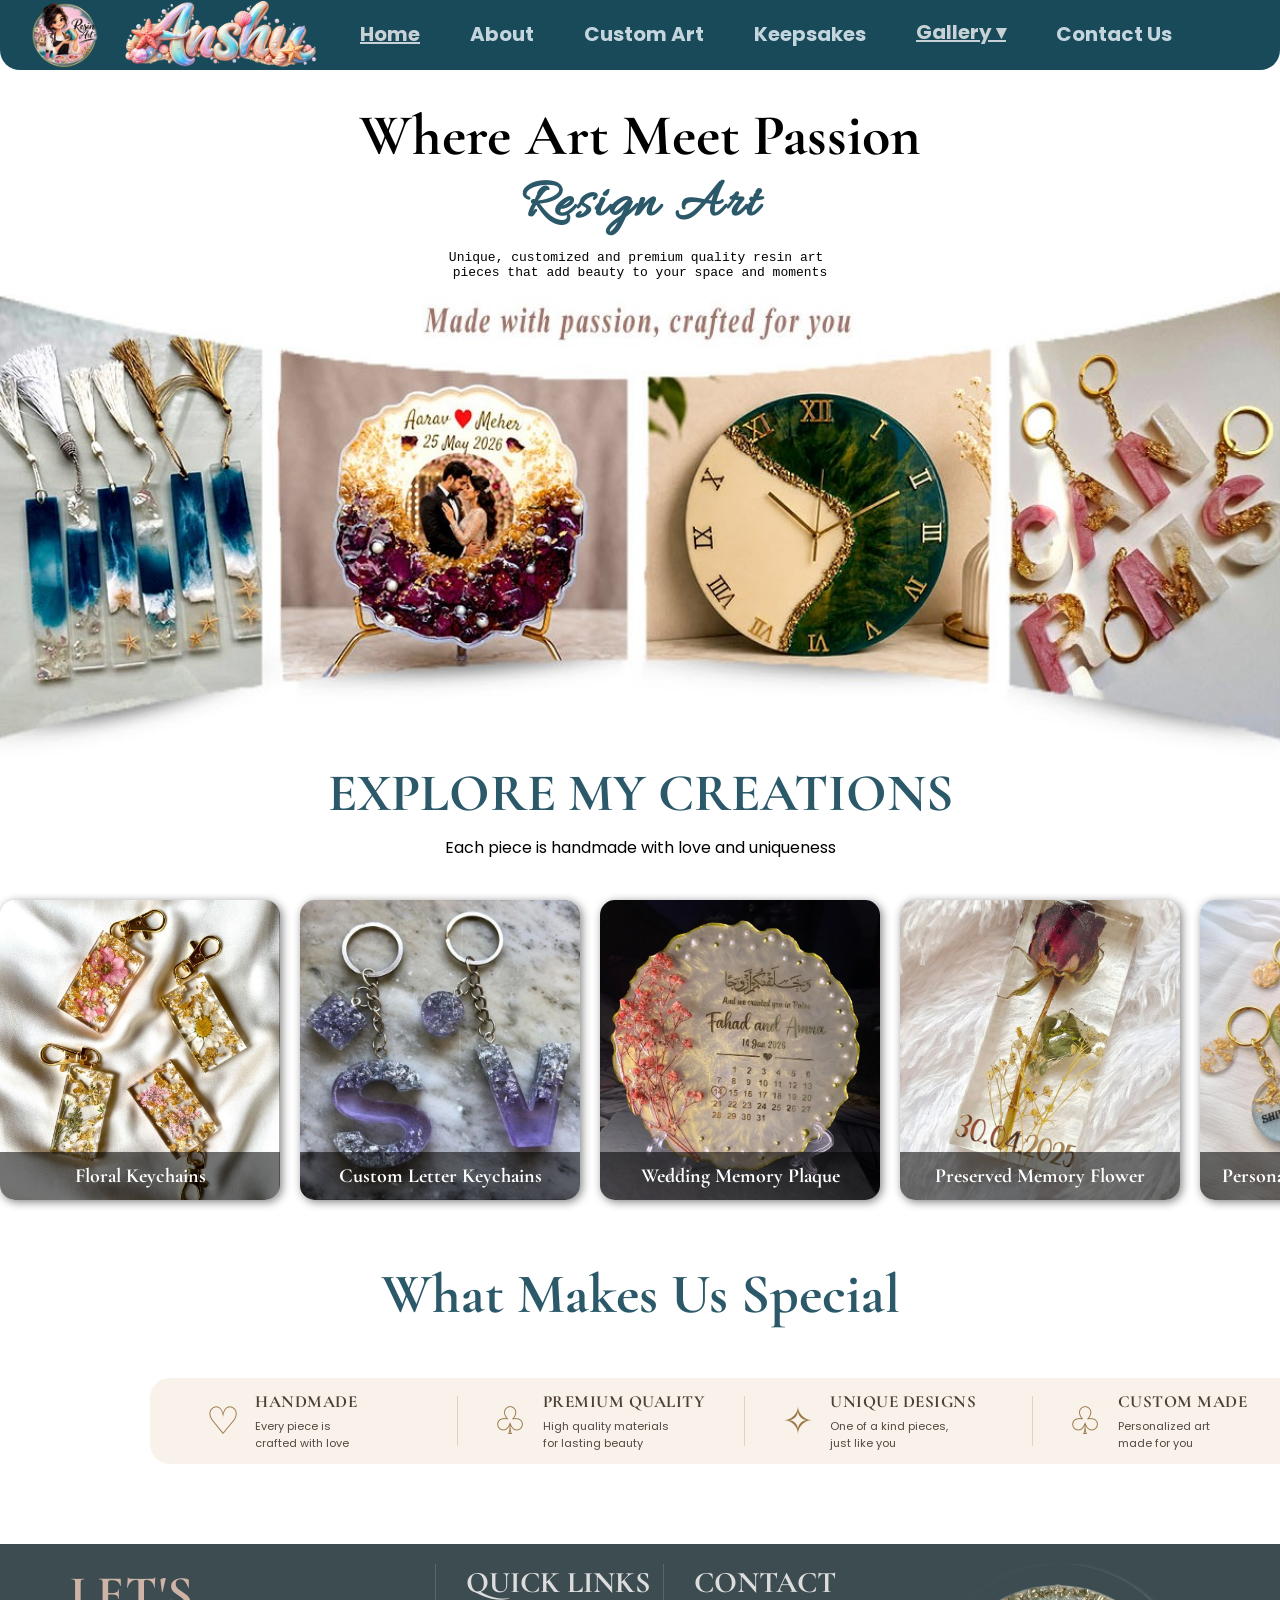
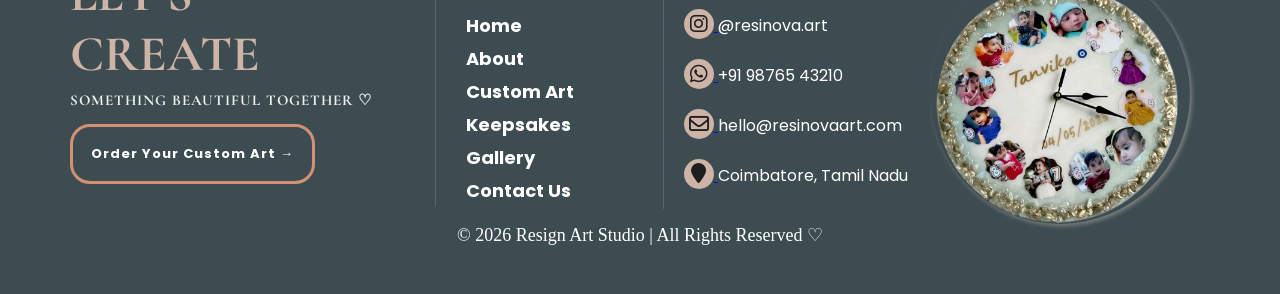
<file: index.html>
<!DOCTYPE html>
<html lang="en">

<head>
    <meta charset="UTF-8">
    <meta name="viewport" content="width=device-width, initial-scale=1.0">
    <title>Resign Art</title>
    <link rel="icon" type="image/png" href="images/Resign logo.png">
    <link rel="stylesheet" href="style.css">
    
    <link rel="preconnect" href="https://fonts.googleapis.com">
<link rel="preconnect" href="https://fonts.gstatic.com" crossorigin>
<link href="https://fonts.googleapis.com/css2?family=Allura&display=swap" rel="stylesheet">
<link href="https://fonts.googleapis.com/css2?family=Cormorant+Garamond:wght@500;600;700&family=Poppins:wght@300;400;500;600&display=swap" rel="stylesheet">

<link rel="stylesheet" href="https://cdnjs.cloudflare.com/ajax/libs/font-awesome/6.5.2/css/all.min.css">
</head>

<body>

<nav class="nav">

    <div class="logo">
        <img src="images/Resign logo.png" alt="Logo">
    </div>

     <div class="logo1">
        <img src="images/anshu.png" alt="Logo">
    </div>
    
    <div class="navlinks">
        <a href="home.html" class="active">Home</a>
        <a href="about.html">About</a>
        <a href="customize.html">Custom Art</a>
        <a href="memory.html">Keepsakes</a>
        <div class="dropdown">
    <a href="gallery.html" class="active">Gallery ▾</a>

    <div class="dropdown-list">
        <a href="#">Keychains</a>
        <a href="#">Name Boards</a>
        <a href="#">Jewellery</a>
        <a href="#">Memory Frames</a>
    </div>
</div>
        <a href="contact.html">Contact Us</a>
    </div>

    <div class="logo2">
       <a href="https://www.instagram.com/"><img src="images/instagram.png" alt="logo"></a>
       <a href="https://www.facebook.com/"><img src="images/face.png" alt="logo"></a>
        <a href="https://web.whatsapp.com/"><img src="images/what.png" alt="logo"></a>
        <a href="https://x.com/"><img src="images/x.png" alt="logo"></a>
    </div>
</nav>
 

<!-- -------mobile nav------- -->
<nav class="mblnav">
    <div class="logo2">
        <img src="images/Resign logo.png" alt="Logo">
    </div>

     <div class="logo3">
        <img src="images/anshu.png" alt="Logo">
    </div>

    <input type="checkbox" id="navmenu">
    <label for="navmenu" class="hamburger">☰</label>

    <div class="mblmenu">
        <a href="index.html" class="active">Home</a>
        <a href="about.html">About</a>
        <a href="customize.html">Custom Art</a>
        <a href="memory.html">Keepsakes</a>
        <a href="gallery.html">Gallery </a>  
        <a href="contact.html">Contact Us</a>
    </div>
</nav>



<section>

    <h1>Where Art Meet Passion</h1>
    <h2>Resign Art</h2>
    <div class="para">
    <p><pre>Unique, customized and premium quality resin art 
pieces that add beauty to your space and moments</pre></p>
</div>
<div class="image1">
    <img src="images/resign.jpg" alt="image">
    </div>

<div class="text1">
    <h3>EXPLORE MY CREATIONS </h3>
    <p>Each piece is handmade with love and uniqueness</p>
</div>

<!-- ----auto scroll---- -->
 <div class="image-slider">
    <div class="images">

        <div class="image-box">
            <img src="images/art2.jpg" alt="image5">
            <h3>Floral Keychains</h3>
        </div>

        <div class="image-box">
            <img src="images/art4.jpg" alt="image5">
            <h3>Custom Letter Keychains</h3>
        </div>

        <div class="image-box">
            <img src="images/art6.jpg" alt="image5">
            <h3>Wedding Memory Plaque</h3>
        </div>

        <div class="image-box">
            <img src="images/art7.jpg" alt="image5">
            <h3>Preserved Memory Flower</h3>
        </div>

        <!-- duplicate images for continuous scrolling -->

        <div class="image-box">
            <img src="images/art3.jpg" alt="image5">
            <h3>Personalized Name Keychains</h3>
        </div>

        <div class="image-box">
            <img src="images/art5.jpg" alt="image5">
            <h3>Resin Heart Pendant</h3>
        </div>

        <div class="image-box">
            <img src="images/art8.jpg" alt="image5">
            <h3>Musical Reckey</h3>
        </div>

        <div class="image-box">
            <img src="images/art9.jpg" alt="image5">
            <h3>Custom Keychains</h3>
        </div>

         <div class="image-box">
            <img src="images/art10.jpg" alt="image5">
            <h3>Personalized Floral heart</h3>
        </div>
    </div>
</div>

     <div class="font">
        <h3>What Makes Us Special</h3>

     </div>

     <section class="features">
    <div class="feature">
        <div class="icon">♡</div>
        <div>
            <h3>HANDMADE</h3>
            <p>Every piece is<br>crafted with love</p>
        </div>
    </div>

    <div class="feature">
        <div class="icon">♧</div>
        <div>
            <h3>PREMIUM QUALITY</h3>
            <p>High quality materials<br>for lasting beauty</p>
        </div>
    </div>

    <div class="feature">
        <div class="icon">✧</div>
        <div>
            <h3>UNIQUE DESIGNS</h3>
            <p>One of a kind pieces,<br>just like you</p>
        </div>
    </div>

    <div class="feature">
        <div class="icon">♧</div>
        <div>
            <h3>CUSTOM MADE</h3>
            <p>Personalized art<br>made for you</p>
        </div>
    </div>
</section>

</section>
 
<!-- -----footer----- -->
<footer class="footer">

    <div class="footer-content">

        <!-- Left -->
        <div class="footer-left">
            <h4>LET'S CREATE</h4>

            <h3>
                SOMETHING BEAUTIFUL TOGETHER ♡
            </h3>

            <button class="button">
                <a href="contact.html">Order Your Custom Art →</a>
            </button>
        </div>


        <!-- Quick Links -->
        <div class="footer-links">
            <h4>QUICK LINKS</h4>

        <a href="index.html">Home</a>
        <a href="about.html">About</a>
        <a href="customize.html">Custom Art</a>
        <a href="memory.html">Keepsakes</a>
        <a href="gallery.html">Gallery</a>
        <a href="contact.html">Contact Us</a>

        </div>

      
        <!-- Contact -->
        <div class="footer-contact">
            <h4>CONTACT</h4>
            <a href="https://www.instagram.com/">
            <i class="fa-brands fa-instagram" style="color: rgb(31, 30, 30); font-size: 20px; "></i>
            </a>
            <span>@resinova.art</span><br>
            <a href="https://web.whatsapp.com/">
            <i class="fa-brands fa-whatsapp" style="color: rgb(31, 30, 30); font-size: 20px; "></i>
            </a>
            <span>   +91 98765 43210</span><br>
            <a href="https://mail.google.com/">
            <i class="fa-regular fa-envelope" style="color: rgb(31, 30, 30); font-size: 20px; "></i>
            </a>
            <span>  hello@resinovaart.com</span><br>
            <a href="https://maps.google.com">
            <i class="fa-solid fa-location-pin" style="color: rgb(31, 30, 30); font-size: 20px; "></i>
            </a>
            <span> Coimbatore, Tamil Nadu</span><br>
        </div>


        <!-- Right Image -->
        <div class="footer-image">
            <img src="images/frame.png" alt="Resin Art">
        </div>

    </div>


    <!-- Copyright -->
    <div class="copyright">
        <p>© 2026 Resign Art Studio | All Rights Reserved ♡</p>
    </div>

</footer>




</body>

</html>
</file>
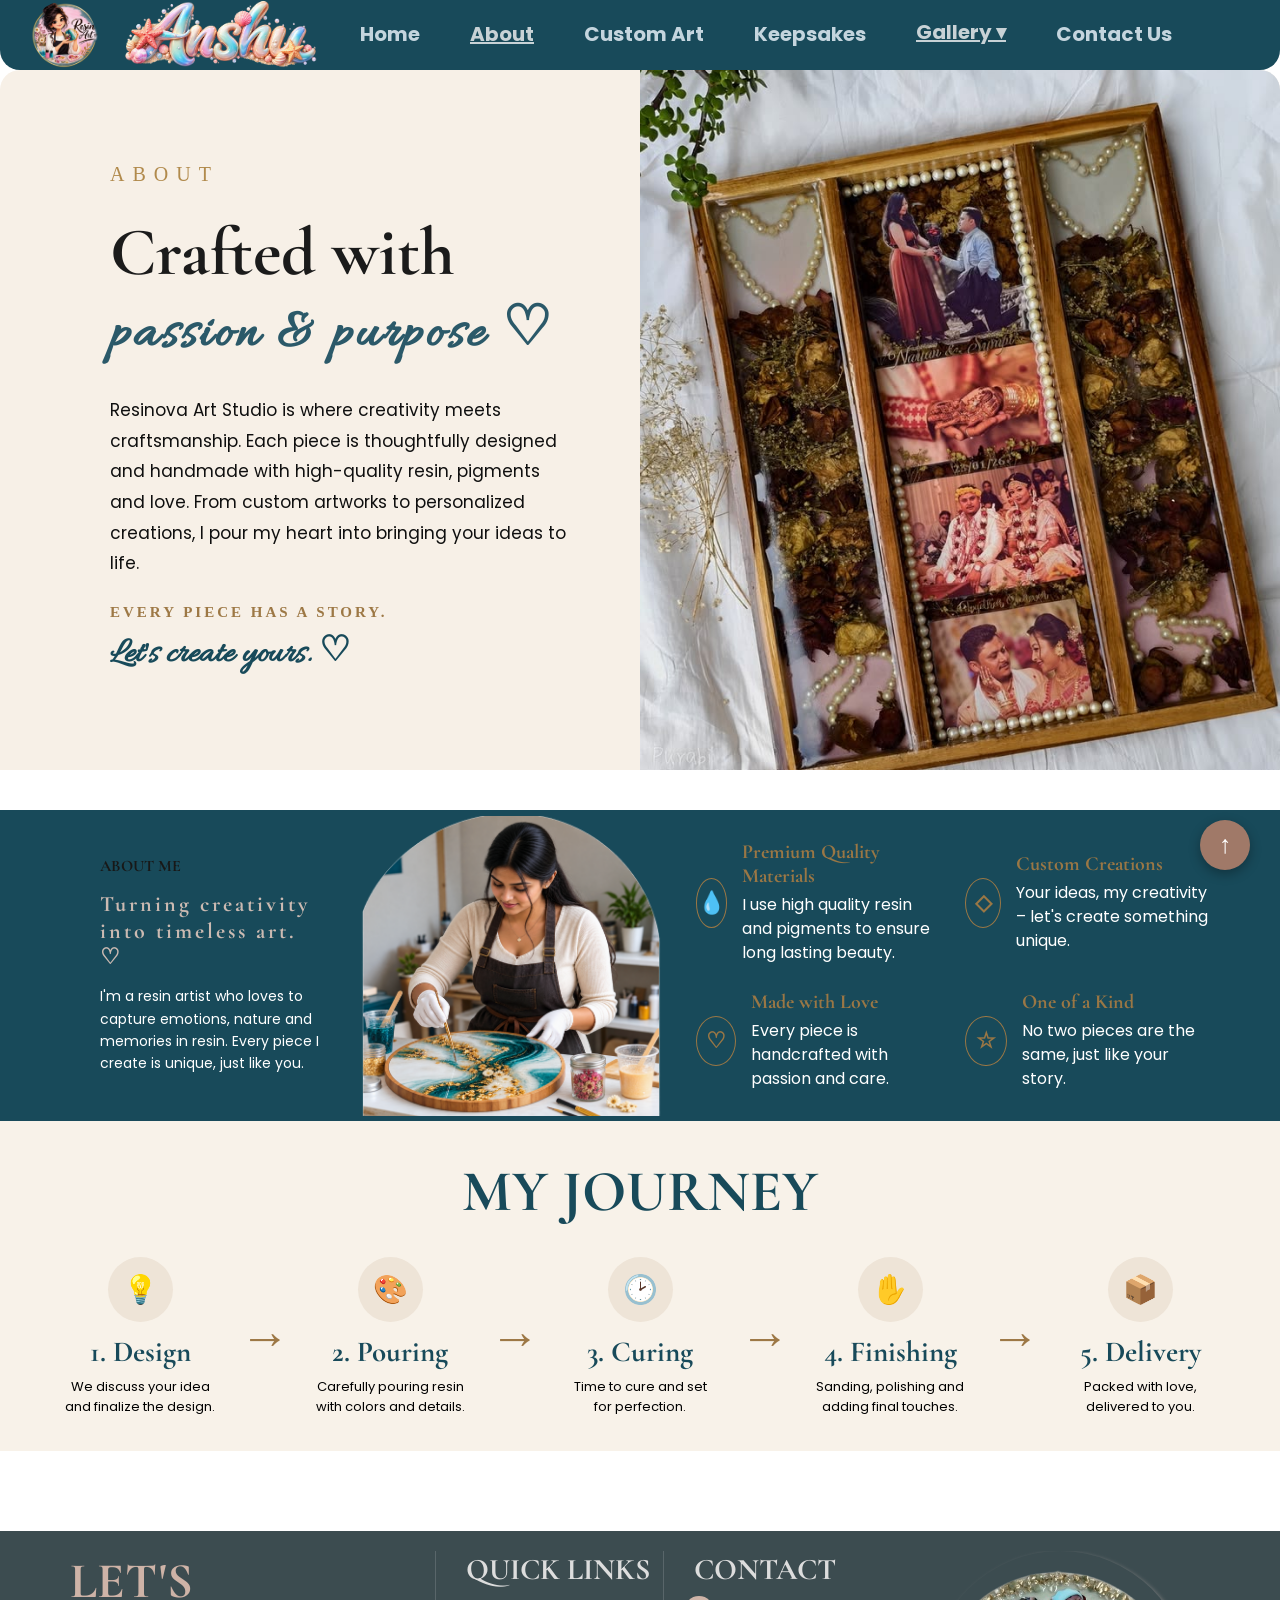
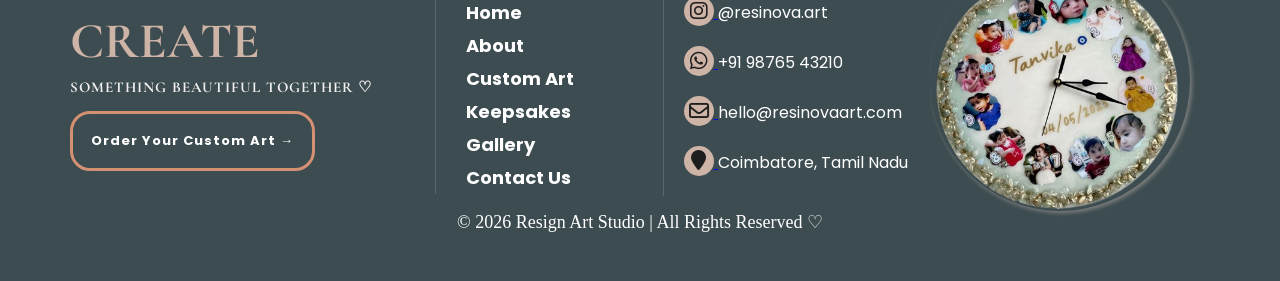
<file: about.html>
<!DOCTYPE html>
<html lang="en">

<head>
    <meta charset="UTF-8">
    <meta name="viewport" content="width=device-width, initial-scale=1.0">
    <title>Resign Art</title>
    <link rel="icon" type="image/png" href="/images/Resign logo.png">
    <link rel="stylesheet" href="style.css">
    <link rel="icon" type="image/png" href="/images/Resign logo.png">
    <link rel="stylesheet" href="style.css">
    
        
    <link rel="preconnect" href="https://fonts.googleapis.com">
<link rel="preconnect" href="https://fonts.gstatic.com" crossorigin>
<link href="https://fonts.googleapis.com/css2?family=Allura&display=swap" rel="stylesheet">
<link href="https://fonts.googleapis.com/css2?family=Cormorant+Garamond:wght@500;600;700&family=Poppins:wght@300;400;500;600&display=swap" rel="stylesheet">

<link rel="stylesheet" href="https://cdnjs.cloudflare.com/ajax/libs/font-awesome/6.5.2/css/all.min.css">
</head>

<body>
<nav class="nav">

    <div class="logo">
        <img src="images/Resign logo.png" alt="Logo">
    </div>

     <div class="logo1">
        <img src="images/anshu.png" alt="Logo">
    </div>
    
    <div class="navlinks">
        <a href="index.html">Home</a>
        <a href="about.html" class="active">About</a>
        <a href="customize.html">Custom Art</a>
        <a href="memory.html">Keepsakes</a>
        <div class="dropdown">
    <a href="gallery.html" class="active">Gallery ▾</a>

    <div class="dropdown-list">
        <a href="#">Keychains</a>
        <a href="#">Name Boards</a>
        <a href="#">Jewellery</a>
        <a href="#">Memory Frames</a>
    </div>
</div>
        <a href="contact.html">Contact Us</a>
    </div>

    <div class="logo2">
       <a href="https://www.instagram.com/"><img src="images/instagram.png" alt="logo"></a>
       <a href="https://www.facebook.com/"><img src="images/face.png" alt="logo"></a>
        <a href="https://web.whatsapp.com/"><img src="images/what.png" alt="logo"></a>
        <a href="https://x.com/"><img src="images/x.png" alt="logo"></a>
    </div>

</nav>

<!-- -------mobile nav------- -->
<nav class="mblnav">
    <div class="logo2">
        <img src="images/Resign logo.png" alt="Logo">
    </div>

     <div class="logo3">
        <img src="images/anshu.png" alt="Logo">
    </div>

    <input type="checkbox" id="navmenu">
    <label for="navmenu" class="hamburger">☰</label>

    <div class="mblmenu">
        <a href="index.html" class="active">Home</a>
        <a href="about.html">About</a>
        <a href="customize.html">Custom Art</a>
        <a href="memory.html">Keepsakes</a>
        <a href="gallery.html">Gallery </a>  
        <a href="contact.html">Contact Us</a>
    </div>
</nav>



<section class="about">

    <div class="about-content">

        <span class="about-small-title">ABOUT</span>

        <h1>Crafted with</h1>

        <h2>passion & purpose ♡</h2>

        <p>
            Resinova Art Studio is where creativity meets
            craftsmanship. Each piece is thoughtfully designed
            and handmade with high-quality resin, pigments and love.
            From custom artworks to personalized creations,
            I pour my heart into bringing your ideas to life.
        </p>

        <h4>EVERY PIECE HAS A STORY.</h4>

        <h3>Let's create yours. ♡</h3>

    </div>


    <div class="about-image">
        <img src="images/preserve.jpg" alt="Resin Art">
    </div>

</section>


<!-- ABOUT ME -->

<section class="about-me">

    <div class="about-me-text">

        <h4>ABOUT ME</h4>

        <h2>Turning creativity<br>
            into timeless art. ♡
        </h2>

        <p>
            I'm a resin artist who loves to capture emotions,
            nature and memories in resin. Every piece I create
            is unique, just like you.
        </p>

    </div>


    <div class="artist-image">
        <img src="images/girl.png" alt="Resin Artist">
    </div>


    <div class="qualities">

        <div class="quality">
            <span>💧</span>
            <div>
                <h3>Premium Quality Materials</h3>
                <p>
                    I use high quality resin and pigments
                    to ensure long lasting beauty.
                </p>
            </div>
        </div>


        <div class="quality">
            <span>◇</span>
            <div>
                <h3>Custom Creations</h3>
                <p>
                    Your ideas, my creativity – let's
                    create something unique.
                </p>
            </div>
        </div>


        <div class="quality">
            <span>♡</span>
            <div>
                <h3>Made with Love</h3>
                <p>
                    Every piece is handcrafted with
                    passion and care.
                </p>
            </div>
        </div>


        <div class="quality">
            <span>☆</span>
            <div>
                <h3>One of a Kind</h3>
                <p>
                    No two pieces are the same,
                    just like your story.
                </p>
            </div>
        </div>

    </div>

</section>


<!-- MY JOURNEY -->

<section class="journey">

    <h1>MY JOURNEY</h1>

    <div class="journey-container">

        <div class="journey-box">
            <div class="journey-icon">💡</div>
            <h3>1. Design</h3>
            <p>We discuss your idea<br>
               and finalize the design.</p>
        </div>

        <span class="arrow">→</span>

        <div class="journey-box">
            <div class="journey-icon">🎨</div>
            <h3>2. Pouring</h3>
            <p>Carefully pouring resin<br>
               with colors and details.</p>
        </div>

        <span class="arrow">→</span>

        <div class="journey-box">
            <div class="journey-icon">🕑</div>
            <h3>3. Curing</h3>
            <p>Time to cure and set<br>
               for perfection.</p>
        </div>

        <span class="arrow">→</span>

        <div class="journey-box">
            <div class="journey-icon">✋</div>
            <h3>4. Finishing</h3>
            <p>Sanding, polishing and<br>
               adding final touches.</p>
        </div>

        <span class="arrow">→</span>

        <div class="journey-box">
            <div class="journey-icon">📦</div>
            <h3>5. Delivery</h3>
            <p>Packed with love,<br>
               delivered to you.</p>
        </div>

    </div>

</section>

<!-- -----footer----- -->
<footer class="footer">

    <div class="footer-content">

        <!-- Left -->
        <div class="footer-left">
            <h4>LET'S CREATE</h4>

            <h3>
                SOMETHING BEAUTIFUL TOGETHER ♡
            </h3>

            <button class="button">
                <a href="contact.html">Order Your Custom Art →</a>
            </button>
        </div>


        <!-- Quick Links -->
        <div class="footer-links">
            <h4>QUICK LINKS</h4>

        <a href="index.html">Home</a>
        <a href="about.html">About</a>
        <a href="customize.html">Custom Art</a>
        <a href="memory.html">Keepsakes</a>
        <a href="gallery.html">Gallery</a>
        <a href="contact.html">Contact Us</a>
        </div>


        <!-- Contact -->
        <div class="footer-contact">
            <h4>CONTACT</h4>
             <a href="https://www.instagram.com/">
            <i class="fa-brands fa-instagram" style="color: rgb(31, 30, 30); font-size: 20px; "></i>
            </a>
            <span>@resinova.art</span><br>
              <a href="https://web.whatsapp.com/">
            <i class="fa-brands fa-whatsapp" style="color: rgb(31, 30, 30); font-size: 20px; "></i>
            </a>
            <span>   +91 98765 43210</span><br>
             <a href="https://mail.google.com/">
            <i class="fa-regular fa-envelope" style="color: rgb(31, 30, 30); font-size: 20px; "></i>
            </a>
            <span>  hello@resinovaart.com</span><br>
             <a href="https://maps.google.com">
            <i class="fa-solid fa-location-pin" style="color: rgb(31, 30, 30); font-size: 20px; "></i>
            </a>
            <span> Coimbatore, Tamil Nadu</span><br>
        </div>


        <!-- Right Image -->
        <div class="footer-image">
            <img src="images/frame.png" alt="Resin Art">
        </div>

    </div>


    <!-- Copyright -->
    <div class="copyright">
        <p>© 2026 Resign Art Studio | All Rights Reserved ♡</p>
    </div>   
 
   

    <!-- Other sections -->

    <a href="index.html" class="top-btn">↑</a>


</footer>


</body>

</html>
</file>
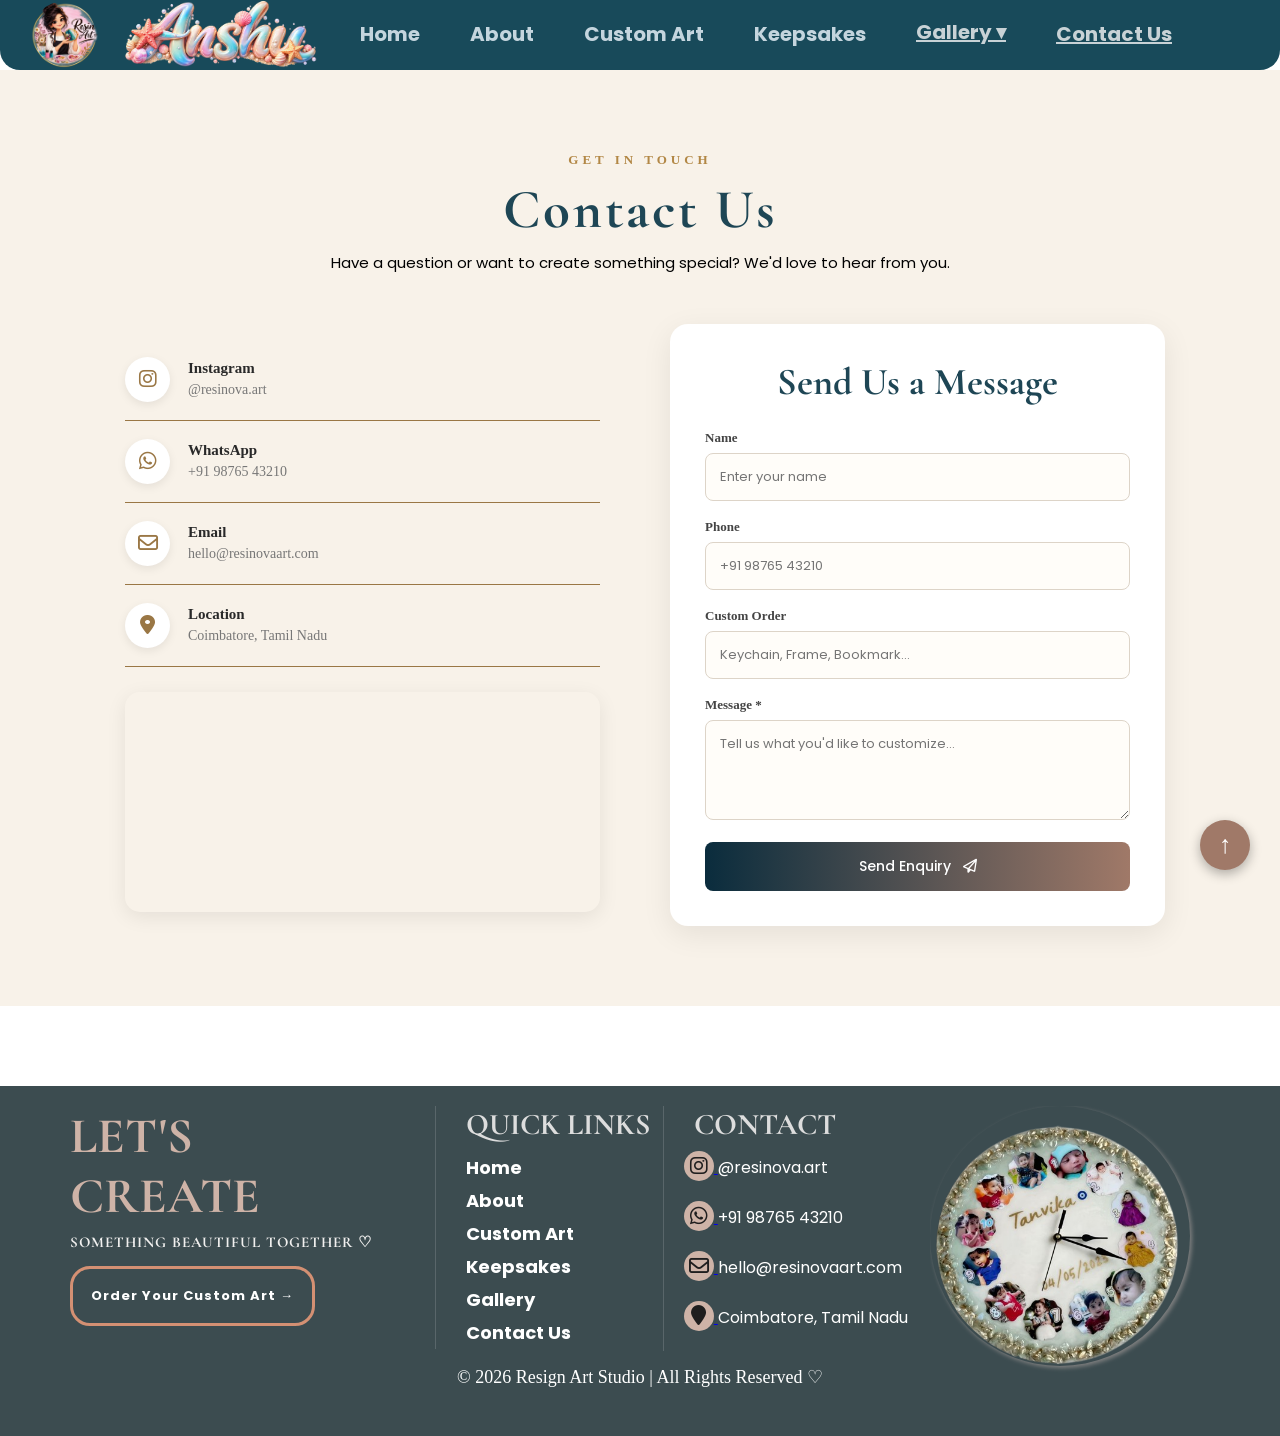
<file: contact.html>
<!DOCTYPE html>
<html lang="en">

<head>
    <meta charset="UTF-8">
    <meta name="viewport" content="width=device-width, initial-scale=1.0">
    <title>Resign Art</title>
    <link rel="icon" type="image/png" href="/images/Resign logo.png">
    <link rel="stylesheet" href="style.css">

    <link rel="preconnect" href="https://fonts.googleapis.com">
    <link rel="preconnect" href="https://fonts.gstatic.com" crossorigin>
    <link href="https://fonts.googleapis.com/css2?family=Allura&display=swap" rel="stylesheet">
    <link
        href="https://fonts.googleapis.com/css2?family=Cormorant+Garamond:wght@500;600;700&family=Poppins:wght@300;400;500;600&display=swap"
        rel="stylesheet">

    <link rel="stylesheet" href="https://cdnjs.cloudflare.com/ajax/libs/font-awesome/6.5.2/css/all.min.css">

</head>

<body>
    <nav class="nav">

        <div class="logo">
            <img src="images/Resign logo.png" alt="Logo">
        </div>

        <div class="logo1">
            <img src="images/anshu.png" alt="Logo">
        </div>

        <div class="navlinks">
            <a href="index.html">Home</a>
            <a href="about.html">About</a>
            <a href="customize.html">Custom Art</a>
            <a href="memory.html">Keepsakes</a>
            <div class="dropdown">
    <a href="gallery.html" class="active">Gallery ▾</a>

    <div class="dropdown-list">
        <a href="#">Keychains</a>
        <a href="#">Name Boards</a>
        <a href="#">Jewellery</a>
        <a href="#">Memory Frames</a>
    </div>
</div>
            <a href="contact.html" class="active">Contact Us</a>
        </div>

        <div class="logo2">
            <a href="https://www.instagram.com/"><img src="images/instagram.png" alt="logo"></a>
            <a href="https://www.facebook.com/"><img src="images/face.png" alt="logo"></a>
            <a href="https://web.whatsapp.com/"><img src="images/what.png" alt="logo"></a>
            <a href="https://x.com/"><img src="images/x.png" alt="logo"></a>
        </div>

    </nav>


    <!-- -------mobile nav------- -->
<nav class="mblnav">
    <div class="logo2">
        <img src="images/Resign logo.png" alt="Logo">
    </div>

     <div class="logo3">
        <img src="images/anshu.png" alt="Logo">
    </div>

    <input type="checkbox" id="navmenu">
    <label for="navmenu" class="hamburger">☰</label>

    <div class="mblmenu">
        <a href="index.html" class="active">Home</a>
        <a href="about.html">About</a>
        <a href="customize.html">Custom Art</a>
        <a href="memory.html">Keepsakes</a>
        <a href="gallery.html">Gallery </a>  
        <a href="contact.html">Contact Us</a>
    </div>
</nav>



    <section class="contact-section" id="contact">

        <div class="contact-heading">
            <span>GET IN TOUCH</span>
            <h2>Contact Us</h2>
            <p>
                Have a question or want to create something special?
                We'd love to hear from you.
            </p>
        </div>

        <div class="contact-container">

            <!-- LEFT SIDE -->
            <div class="contact-info">

                <div class="contact-item">
                    <div class="contact-icon">
                        <i class="fa-brands fa-instagram"></i>
                    </div>
                    <div>
                        <h4>Instagram</h4>
                        <p>@resinova.art</p>
                    </div>
                </div>

                <div class="contact-item">
                    <div class="contact-icon">
                        <i class="fa-brands fa-whatsapp"></i>
                    </div>
                    <div>
                        <h4>WhatsApp</h4>
                        <p>+91 98765 43210</p>
                    </div>
                </div>

                <div class="contact-item">
                    <div class="contact-icon">
                        <i class="fa-regular fa-envelope"></i>
                    </div>
                    <div>
                        <h4>Email</h4>
                        <p>hello@resinovaart.com</p>
                    </div>
                </div>

                <div class="contact-item">
                    <div class="contact-icon">
                        <i class="fa-solid fa-location-dot"></i>
                    </div>
                    <div>
                        <h4>Location</h4>
                        <p>Coimbatore, Tamil Nadu</p>
                    </div>
                </div>

                <div class="map-box">
                    <iframe src="https://www.google.com/maps?q=Coimbatore,Tamil%20Nadu&output=embed" loading="lazy">
                    </iframe>
                </div>

            </div>


            <!-- RIGHT SIDE -->
            <div class="contact-form">

                <h3>Send Us a Message</h3>

                <form>

                     <div class="input-group">
                        <label>Name</label>
                        <input type="text" placeholder="Enter your name">
                    </div>

                    <div class="input-group">
                        <label>Phone</label>
                        <input type="tel" placeholder="+91 98765 43210">
                    </div>

                    <div class="input-group">
                        <label>Custom Order</label>
                        <input type="text" placeholder="Keychain, Frame, Bookmark...">
                    </div>

                    <div class="input-group">
                        <label>Message *</label>
                        <textarea placeholder="Tell us what you'd like to customize..."></textarea>
                    </div>

                    <button type="submit">
                        Send Enquiry
                        <i class="fa-regular fa-paper-plane"></i>
                    </button>

                </form>

            </div>

        </div>

    </section>


    <!-- -----footer----- -->
    <footer class="footer">

        <div class="footer-content">

            <!-- Left -->
            <div class="footer-left">
                <h4>LET'S CREATE</h4>

                <h3>
                    SOMETHING BEAUTIFUL TOGETHER ♡
                </h3>

                <button class="button">
                    <a href="contact.html">Order Your Custom Art →</a>
                </button>
            </div>


            <!-- Quick Links -->
            <div class="footer-links">
                <h4>QUICK LINKS</h4>

                <a href="index.html">Home</a>
                <a href="about.html">About</a>
                <a href="customize.html">Custom Art</a>
                <a href="memory.html">Keepsakes</a>
                <a href="gallery.html">Gallery</a>
                <a href="contact.html">Contact Us</a>
            </div>


            <!-- Contact -->
            <div class="footer-contact">
                <h4>CONTACT</h4>
                 <a href="https://www.instagram.com/">
                <i class="fa-brands fa-instagram" style="color: rgb(31, 30, 30); font-size: 20px; "></i>
                </a>
                <span>@resinova.art</span><br>
                 <a href="https://web.whatsapp.com/">
                <i class="fa-brands fa-whatsapp" style="color: rgb(31, 30, 30); font-size: 20px; "></i>
                </a>
                <span> +91 98765 43210</span><br>
                  <a href="https://mail.google.com/">
                <i class="fa-regular fa-envelope" style="color: rgb(31, 30, 30); font-size: 20px; "></i>
                </a>
                <span> hello@resinovaart.com</span><br>
                <a href="https://maps.google.com">
                <i class="fa-solid fa-location-pin" style="color: rgb(31, 30, 30); font-size: 20px; "></i>
                </a>
                <span> Coimbatore, Tamil Nadu</span><br>
            </div>


            <!-- Right Image -->
            <div class="footer-image">
                <img src="images/frame.png" alt="Resin Art">
            </div>

        </div>


        <!-- Copyright -->
        <div class="copyright">
            <p>© 2026 Resign Art Studio | All Rights Reserved ♡</p>
        </div>

         <!-- Other sections -->

    <a href="index.html" class="top-btn">↑</a>


    </footer>


</body>

</html>
</file>
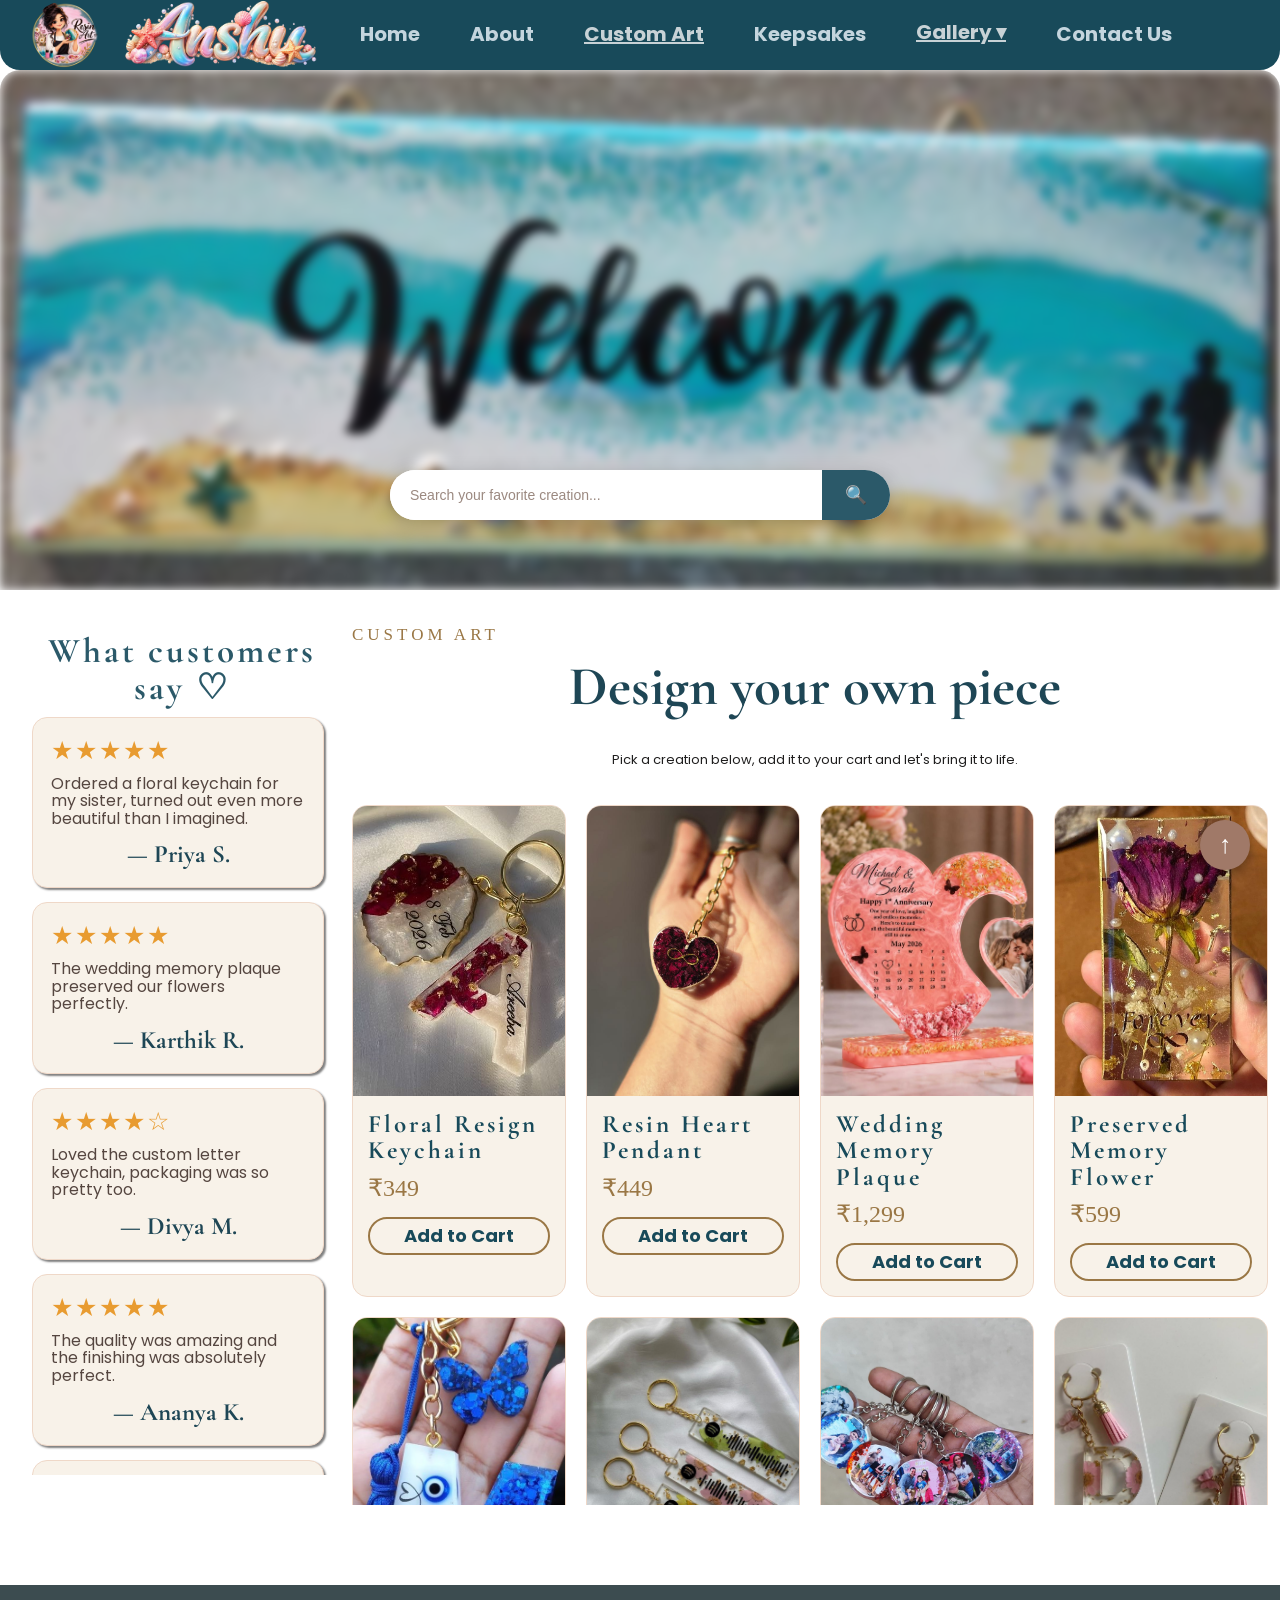
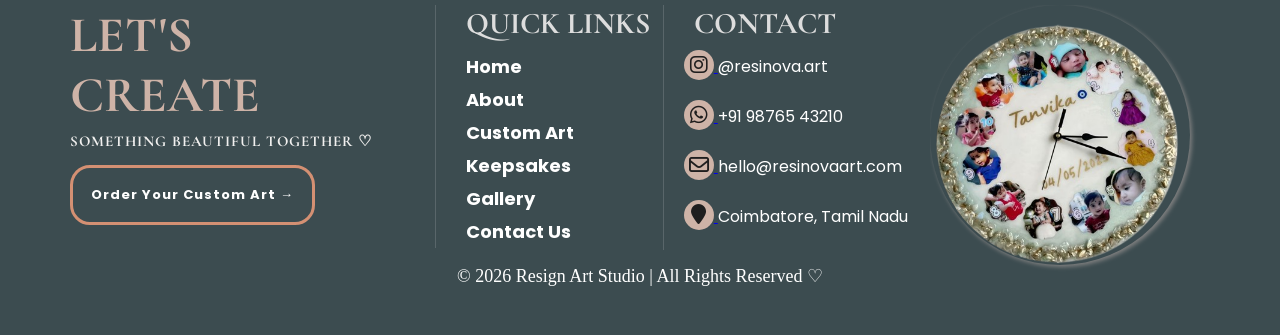
<file: customize.html>
<!DOCTYPE html>
<html lang="en">

<head>
    <meta charset="UTF-8">
    <meta name="viewport" content="width=device-width, initial-scale=1.0">
    <title>Resign Art</title>
    <link rel="icon" type="image/png" href="/images/Resign logo.png">
    <link rel="stylesheet" href="style.css">

     <link rel="preconnect" href="https://fonts.googleapis.com">
<link rel="preconnect" href="https://fonts.gstatic.com" crossorigin>
<link href="https://fonts.googleapis.com/css2?family=Allura&display=swap" rel="stylesheet">
<link href="https://fonts.googleapis.com/css2?family=Cormorant+Garamond:wght@500;600;700&family=Poppins:wght@300;400;500;600&display=swap" rel="stylesheet">

<link rel="stylesheet" href="https://cdnjs.cloudflare.com/ajax/libs/font-awesome/6.5.2/css/all.min.css">

</head>

<body>
<nav class="nav">

    <div class="logo">
        <img src="images/Resign logo.png" alt="Logo">
    </div>

     <div class="logo1">
        <img src="images/anshu.png" alt="Logo">
    </div>
    
    <div class="navlinks">
        <a href="index.html">Home</a>
        <a href="about.html">About</a>
        <a href="customize.html" class="active">Custom Art</a>
        <a href="memory.html">Keepsakes</a>
        <div class="dropdown">
    <a href="gallery.html" class="active">Gallery ▾</a>

    <div class="dropdown-list">
        <a href="#">Keychains</a>
        <a href="#">Name Boards</a>
        <a href="#">Jewellery</a>
        <a href="#">Memory Frames</a>
    </div>
</div>
        <a href="contact.html">Contact Us</a>
    </div>

    <div class="logo2">
       <a href="https://www.instagram.com/"><img src="images/instagram.png" alt="logo" ></a>
       <a href="https://www.facebook.com/"><img src="images/face.png" alt="logo"></a>
        <a href="https://web.whatsapp.com/"><img src="images/what.png" alt="logo"></a>
        <a href="https://x.com/"><img src="images/x.png" alt="logo"></a>
    </div>

</nav>

<!-- -------mobile nav------- -->
<nav class="mblnav">
    <div class="logo2">
        <img src="images/Resign logo.png" alt="Logo">
    </div>

     <div class="logo3">
        <img src="images/anshu.png" alt="Logo">
    </div>

    <input type="checkbox" id="navmenu">
    <label for="navmenu" class="hamburger">☰</label>

    <div class="mblmenu">
        <a href="index.html" class="active">Home</a>
        <a href="about.html">About</a>
        <a href="customize.html">Custom Art</a>
        <a href="memory.html">Keepsakes</a>
        <a href="gallery.html">Gallery </a>  
        <a href="contact.html">Contact Us</a>
    </div>
</nav>


<!-- --CUSTOM ART PAGE-- -->

<section class="custom-page">

    <!-- TOP IMAGE -->
    <div class="custom-banner">

        <img src="images/welcome.jpg" alt="Custom Resin Art">

        <!-- Search box inside image -->
        <div class="search-box">
            <input type="text" placeholder="Search your favorite creation...">
            <button>🔍</button>
        </div>

    </div>


    <!-- MAIN CONTENT -->
    <div class="custom-content">


        <!-- --REVIEWS-- -->

        <aside class="reviews">

            <div class="review-title">
                <h2>What customers<br>say ♡</h2>
            </div>


            <div class="review-list">

                <div class="review-card">
                    <div class="stars">★★★★★</div>
                    <p>
                        Ordered a floral keychain for my sister,
                        turned out even more beautiful than I imagined.
                    </p>
                    <h4>— Priya S.</h4>
                </div>


                <div class="review-card">
                    <div class="stars">★★★★★</div>
                    <p>
                        The wedding memory plaque preserved
                        our flowers perfectly.
                    </p>
                    <h4>— Karthik R.</h4>
                </div>


                <div class="review-card">
                    <div class="stars">★★★★☆</div>
                    <p>
                        Loved the custom letter keychain,
                        packaging was so pretty too.
                    </p>
                    <h4>— Divya M.</h4>
                </div>


                <div class="review-card">
                    <div class="stars">★★★★★</div>
                    <p>
                        The quality was amazing and the
                        finishing was absolutely perfect.
                    </p>
                    <h4>— Ananya K.</h4>
                </div>


                <div class="review-card">
                    <div class="stars">★★★★★</div>
                    <p>
                        My preserved flowers look beautiful.
                        Such a meaningful keepsake.
                    </p>
                    <h4>— Meena P.</h4>
                </div>


                <div class="review-card">
                    <div class="stars">★★★★☆</div>
                    <p>
                        Beautiful work and very friendly
                        customer service.
                    </p>
                    <h4>— Annanya S.</h4>
                </div>


                <div class="review-card">
                    <div class="stars">★★★★★</div>
                    <p>
                        Exactly what I imagined. The custom
                        design was so beautiful.
                    </p>
                    <h4>— Kavya R.</h4>
                </div>

                <div class="review-card">
                    <div class="stars">★★★★★</div>
                    <p>
                       The resin keychain was even more beautiful than I expected.
                        The finishing and details were perfect.
                    </p>
                    <h4>— Gayathri R.</h4>
                </div>

                <div class="review-card">
                    <div class="stars">★★★★★</div>
                    <p>
                        I ordered a personalized name keychain and 
                        it came out so beautifully. Highly recommended
                    </p>
                    <h4>— Dharini S.</h4>
                </div>

                <div class="review-card">
                    <div class="stars">★★★★★</div>
                    <p>
                        Beautiful work, neat finishing and premium quality.
                    </p>
                    <h4>— Kowshika S.</h4>
                </div>

                <div class="review-card">
                    <div class="stars">★★★★★</div>
                    <p>
                        Absolutely Beautiful!
                    </p>
                    <h4>— Siva S.</h4>
                </div>

                <div class="review-card">
                    <div class="stars">★★★★★</div>
                    <p>
                        Such a thoughtful and beautifully crafted gift. 
                    </p>
                    <h4>— Shree Shathvi D.</h4>
                </div>

                <div class="review-card">
                    <div class="stars">★★★★★</div>
                    <p>
                        I absolutely loved my order.
                    </p>
                    <h4>— Selva S.</h4>
                </div>
        
            </div>

        </aside>


        <!-- -- PRODUCTS-- -->

        <main class="products">

            <div class="products-heading">
                <span>CUSTOM ART</span>

                <h1>Design your own piece</h1>

                <p>
                    Pick a creation below, add it to your cart
                    and let's bring it to life.
                </p>
            </div>


            <div class="card-container">


                <!-- CARD 1 -->
                <div class="art-card">

                    <div class="card-image">
                        <img src="images/key1.jpg" alt="image">
                    </div>

                    <div class="card-details">
                        <h2>Floral Resign Keychain</h2>
                        <p>₹349</p>

                        <button>Add to Cart</button>
                    </div>

                </div>


                <!-- CARD 2 -->
                <div class="art-card">

                    <div class="card-image">
                        <img src="images/heart.jpg" alt="image">
                    </div>

                    <div class="card-details">
                        <h2>Resin Heart Pendant</h2>
                        <p>₹449</p>

                        <button>Add to Cart</button>
                    </div>

                </div>


                <!-- CARD 3 -->
                <div class="art-card">

                    <div class="card-image">
                        <img src="images/key8.jpg" alt="image">
                    </div>

                    <div class="card-details">
                        <h2>Wedding Memory Plaque</h2>
                        <p>₹1,299</p>

                        <button>Add to Cart</button>
                    </div>

                </div>


                <!-- CARD 4 -->
                <div class="art-card">

                    <div class="card-image">
                        <img src="images/key3.jpg" alt="image">
                    </div>

                    <div class="card-details">
                        <h2>Preserved Memory Flower</h2>
                        <p>₹599</p>

                        <button>Add to Cart</button>
                    </div>

                </div>


                <!-- CARD 5 -->
                <div class="art-card">

                    <div class="card-image">
                        <img src="images/key4.jpg" alt="image">
                    </div>

                    <div class="card-details">
                        <h2>Personalized Name Keychain</h2>
                        <p>₹329</p>

                        <button>Add to Cart</button>
                    </div>

                </div>


                <!-- CARD 6 -->
                <div class="art-card">

                    <div class="card-image">
                        <img src="images/key5.jpg" alt="image">
                    </div>

                    <div class="card-details">
                        <h2> Square Musical Reckey </h2>
                        <p>₹279</p>

                        <button>Add to Cart</button>
                    </div>

                </div>

                <!-- CARD 7 -->
                <div class="art-card">

                    <div class="card-image">
                        <img src="images/key6.jpg" alt="image">
                    </div>

                    <div class="card-details">
                        <h2>photo keychain 6combo </h2>
                        <p>₹599</p>

                        <button>Add to Cart</button>
                    </div>

                </div>

                <!-- CARD 8-->
                <div class="art-card">

                    <div class="card-image">
                        <img src="images/key7.jpg" alt="image">
                    </div>

                    <div class="card-details">
                        <h2>Custom Letter Keychain</h2>
                        <p>₹200</p>

                        <button>Add to Cart</button>
                    </div>

                </div>
                
                 <!-- CARD 9-->
                <div class="art-card">

                    <div class="card-image">
                        <img src="images/key9.jpg" alt="image">
                    </div>

                    <div class="card-details">
                        <h2>Pet Image Keychain </h2>
                        <p>₹220</p>

                        <button>Add to Cart</button>
                    </div>

                </div>


                <!-- CARD 10-->
                <div class="art-card">

                    <div class="card-image">
                        <img src="images/key10.jpg" alt="image">
                    </div>

                    <div class="card-details">
                        <h2>couple name keychain</h2>
                        <p>₹260</p>

                        <button>Add to Cart</button>
                    </div>

                </div>

                <!-- CARD 11-->
                <div class="art-card">

                    <div class="card-image">
                        <img src="images/key11.jpg" alt="image">
                    </div>

                    <div class="card-details">
                        <h2>Customized Glitter Keychain</h2>
                        <p>₹360</p>

                        <button>Add to Cart</button>
                    </div>

                </div>

                
                <!-- CARD 12-->
                <div class="art-card">

                    <div class="card-image">
                        <img src="images/key12.jpg" alt="image">
                    </div>

                    <div class="card-details">
                        <h2> Dried Flower Keychain </h2>
                        <p>₹360</p>

                        <button>Add to Cart</button>
                    </div>

                </div>


                <!-- CARD 13-->
                <div class="art-card">

                    <div class="card-image">
                        <img src="images/key13.jpg" alt="image">
                    </div>

                    <div class="card-details">
                        <h2> Dried Flower chain</h2>
                        <p>₹300</p>

                        <button>Add to Cart</button>
                    </div>

                </div>


                <!-- CARD 14-->
                <div class="art-card">

                    <div class="card-image">
                        <img src="images/key14.jpg" alt="image">
                    </div>

                    <div class="card-details">
                        <h2>flower phone case Art</h2>
                        <p>₹550</p>

                        <button>Add to Cart</button>
                    </div>

                </div>


                <!-- CARD 15-->
                <div class="art-card">

                    <div class="card-image">
                        <img src="images/key15.jpg" alt="image">
                    </div>

                    <div class="card-details">
                        <h2>Resign letter chain </h2>
                        <p>₹550</p>

                        <button>Add to Cart</button>
                    </div>

                </div>


                <!-- CARD 16-->
                <div class="art-card">

                    <div class="card-image">
                        <img src="images/key16.jpg" alt="image">
                    </div>

                    <div class="card-details">
                        <h2>Resign Butterfly Keychain</h2>
                        <p>₹150</p>

                        <button>Add to Cart</button>
                    </div>

                </div>

                <!-- CARD 17-->
                <div class="art-card">

                    <div class="card-image">
                        <img src="images/key17.jpg" alt="image">
                    </div>

                    <div class="card-details">
                        <h2>Flower PaperWeight</h2>
                        <p>₹450</p>

                        <button>Add to Cart</button>
                    </div>

                </div>


                <!-- CARD 18-->
                <div class="art-card">

                    <div class="card-image">
                        <img src="images/key18.jpg" alt="image">
                    </div>

                    <div class="card-details">
                        <h2>Preserved Leafs Bangles</h2>
                        <p>₹600</p>

                        <button>Add to Cart</button>
                    </div>

                </div>

                <!-- CARD 19-->
                <div class="art-card">

                    <div class="card-image">
                        <img src="images/key19.jpg" alt="image">
                    </div>

                    <div class="card-details">
                        <h2>Luxury Resin Charm</h2>
                        <p>₹810</p>

                        <button>Add to Cart</button>
                    </div>

                </div>

                <!-- CARD 20-->
                <div class="art-card">

                    <div class="card-image">
                        <img src="images/key20.jpg" alt="image">
                    </div>

                    <div class="card-details">
                        <h2> Premium Combo Box </h2>
                        <p>₹755</p>

                        <button>Add to Cart</button>
                    </div>

                </div>

                <!-- CARD 21-->
                <div class="art-card">

                    <div class="card-image">
                        <img src="images/key21.jpg" alt="image">
                    </div>

                    <div class="card-details">
                        <h2>Preserved Wedding Frame </h2>
                        <p>₹2000</p>

                        <button>Add to Cart</button>
                    </div>

                </div>

                <!-- CARD 22-->
                <div class="art-card">

                    <div class="card-image">
                        <img src="images/key22.jpg" alt="image">
                    </div>

                    <div class="card-details">
                        <h2>Baby Memory Frame </h2>
                        <p>₹1500</p>

                        <button>Add to Cart</button>
                    </div>

                </div>

                <!-- CARD 23-->
                <div class="art-card">

                    <div class="card-image">
                        <img src="images/key23.jpg" alt="image">
                    </div>

                    <div class="card-details">
                        <h2>Floral Memory Frame</h2>
                        <p>₹999</p>

                        <button>Add to Cart</button>
                    </div>

                </div>

                <!-- CARD 24-->
                <div class="art-card">

                    <div class="card-image">
                        <img src="images/key24.jpg" alt="image">
                    </div>

                    <div class="card-details">
                        <h2>Family Photo Frame</h2>
                        <p>₹4000</p>

                        <button>Add to Cart</button>
                    </div>

                </div>





            </div>

        </main>

    </div>

</section>





<!-- -----footer----- -->
<footer class="footer">

    <div class="footer-content">

        <!-- Left -->
        <div class="footer-left">
            <h4>LET'S CREATE</h4>

            <h3>
                SOMETHING BEAUTIFUL TOGETHER ♡
            </h3>

            <button class="button">
                <a href="contact.html">Order Your Custom Art →</a>
            </button>
        </div>


        <!-- Quick Links -->
        <div class="footer-links">
            <h4>QUICK LINKS</h4>

        <a href="home.html">Home</a>
        <a href="about.html">About</a>
        <a href="customize.html">Custom Art</a>
        <a href="memory.html">Keepsakes</a>
        <a href="gallery.html">Gallery</a>
        <a href="contact.html">Contact Us</a>
        </div>

      
        <!-- Contact -->
        <div class="footer-contact">
            <h4>CONTACT</h4>
             <a href="https://www.instagram.com/">
            <i class="fa-brands fa-instagram" style="color: rgb(31, 30, 30); font-size: 20px; "></i>
            </a>
            <span>@resinova.art</span><br>
             <a href="https://web.whatsapp.com/">
            <i class="fa-brands fa-whatsapp" style="color: rgb(31, 30, 30); font-size: 20px; "></i>
            </a>
            <span>   +91 98765 43210</span><br>
             <a href="https://mail.google.com/">
            <i class="fa-regular fa-envelope" style="color: rgb(31, 30, 30); font-size: 20px; "></i>
            </a>
            <span>  hello@resinovaart.com</span><br>
             <a href="https://maps.google.com">
            <i class="fa-solid fa-location-pin" style="color: rgb(31, 30, 30); font-size: 20px; "></i>
            </a>
            <span> Coimbatore, Tamil Nadu</span><br>
        </div>


        <!-- Right Image -->
        <div class="footer-image">
            <img src="images/frame.png" alt="Resin Art">
        </div>

    </div>


    <!-- Copyright -->
    <div class="copyright">
        <p>© 2026 Resign Art Studio | All Rights Reserved ♡</p>
    </div>

    <!-- Other sections -->
    <a href="index.html" class="top-btn">↑</a>


</footer>

</body>

</html>
</file>
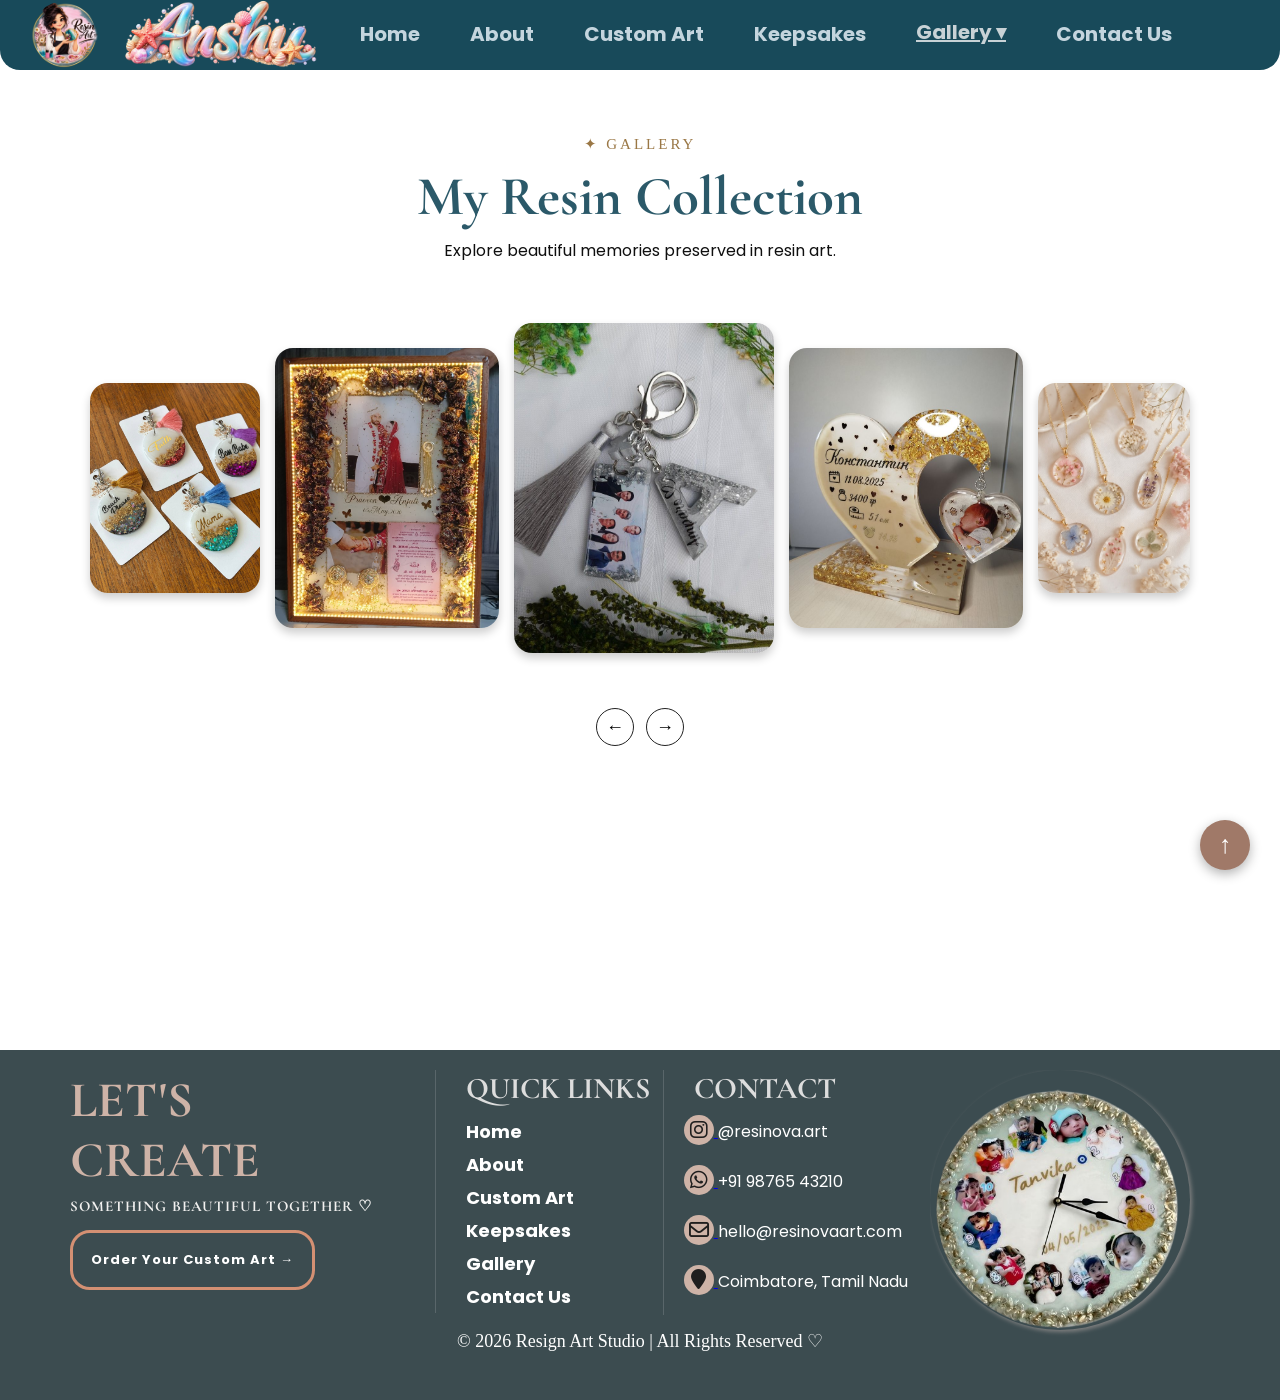
<file: gallery.html>
<!DOCTYPE html>
<html lang="en">

<head>
    <meta charset="UTF-8">
    <meta name="viewport" content="width=device-width, initial-scale=1.0">
    <title>Resign Art</title>
    <link rel="icon" type="image/png" href="/images/Resign logo.png">
    <link rel="stylesheet" href="style.css">

     <link rel="preconnect" href="https://fonts.googleapis.com">
<link rel="preconnect" href="https://fonts.gstatic.com" crossorigin>
<link href="https://fonts.googleapis.com/css2?family=Allura&display=swap" rel="stylesheet">
<link href="https://fonts.googleapis.com/css2?family=Cormorant+Garamond:wght@500;600;700&family=Poppins:wght@300;400;500;600&display=swap" rel="stylesheet">

<link rel="stylesheet" href="https://cdnjs.cloudflare.com/ajax/libs/font-awesome/6.5.2/css/all.min.css">

</head>

<body>
<nav class="nav">

    <div class="logo">
        <img src="images/Resign logo.png" alt="Logo">
    </div>

     <div class="logo1">
        <img src="images/anshu.png" alt="Logo">
    </div>
    
    <div class="navlinks">
        <a href="index.html">Home</a>
        <a href="about.html">About</a>
        <a href="customize.html">Custom Art</a>
        <a href="memory.html">Keepsakes</a>
        <div class="dropdown">
    <a href="gallery.html" class="active">Gallery ▾</a>

    <div class="dropdown-list">
        <a href="#">Keychains</a>
        <a href="#">Name Boards</a>
        <a href="#">Jewellery</a>
        <a href="#">Memory Frames</a>
    </div>
</div>
        <a href="contact.html">Contact Us</a>
    </div>

    <div class="logo2">
       <a href="https://www.instagram.com/"><img src="images/instagram.png" alt="logo"></a>
       <a href="https://www.facebook.com/"><img src="images/face.png" alt="logo"></a>
        <a href="https://web.whatsapp.com/"><img src="images/what.png" alt="logo"></a>
        <a href="https://x.com/"><img src="images/x.png" alt="logo"></a>
    </div>
</nav>

    
<!-- -------mobile nav------- -->
<nav class="mblnav">
    <div class="logo2">
        <img src="images/Resign logo.png" alt="Logo">
    </div>

     <div class="logo3">
        <img src="images/anshu.png" alt="Logo">
    </div>

    <input type="checkbox" id="navmenu">
    <label for="navmenu" class="hamburger">☰</label>

    <div class="mblmenu">
        <a href="index.html" class="active">Home</a>
        <a href="about.html">About</a>
        <a href="customize.html">Custom Art</a>
        <a href="memory.html">Keepsakes</a>
        <a href="gallery.html">Gallery </a>  
        <a href="contact.html">Contact Us</a>
    </div>
</nav>



<section class="gallery-page">

    <!-- Heading -->
    <div class="gallery-heading">

        <span>✦ GALLERY</span>

        <h1>My Resin Collection</h1>

        <p>
            Explore beautiful memories preserved in resin art.
        </p>

    </div>


    <!-- Gallery Grid -->
    <div class="gallery-grid">


        <!-- Image 1 -->
        <div class="gallery-card card1">
            <img src="images/gallery1.jpg" alt="Resin Art">
        </div>


        <!-- Image 2 -->
        <div class="gallery-card card2">
            <img src="images/galler2.jpg" alt="Resin Art">
        </div>


        <!-- Main Image -->
        <div class="gallery-card card3">
            <img src="images/gallery8.jpg" alt="Memory Frame">
        </div>


        <!-- Image 4 -->
        <div class="gallery-card card4">
            <img src="images/gallery7.jpg" alt="Resin Art">
        </div>


        <!-- Image 5 -->
        <div class="gallery-card card5">
            <img src="images/gallery5.jpg" alt="Resin Art">
        </div>

        <!-- --image6-- -->
         <!-- <div class="gallery-card card6">
            <img src="images/gallery9.jpg" alt="Resin Art">
        </div> -->

         <!-- --image7-- -->
         <!-- <div class="gallery-card card">
            <img src="images/gallery10.jpg" alt="Resin Art">
        </div> -->


    </div>


    <!-- Navigation -->
    <div class="gallery-buttons">

        <button>←</button>
        <button>→</button>

    </div>

</section>




<!-- -----footer----- -->
<footer class="footer">

    <div class="footer-content">

        <!-- Left -->
        <div class="footer-left">
            <h4>LET'S CREATE</h4>

            <h3>
                SOMETHING BEAUTIFUL TOGETHER ♡
            </h3>

            <button class="button">
                <a href="contact.html">Order Your Custom Art →</a>
            </button>
        </div>


        <!-- Quick Links -->
        <div class="footer-links">
            <h4>QUICK LINKS</h4>

        <a href="index.html">Home</a>
        <a href="about.html">About</a>
        <a href="customize.html">Custom Art</a>
        <a href="memory.html">Keepsakes</a>
        <a href="gallery.html">Gallery</a>
        <a href="contact.html">Contact Us</a>
        </div>

      
        <!-- Contact -->
        <div class="footer-contact">
            <h4>CONTACT</h4>
            <a href="https://www.instagram.com/">
            <i class="fa-brands fa-instagram" style="color: rgb(31, 30, 30); font-size: 20px; "></i>
            </a>
            <span>@resinova.art</span><br>
              <a href="https://web.whatsapp.com/">
            <i class="fa-brands fa-whatsapp" style="color: rgb(31, 30, 30); font-size: 20px; "></i>
            </a>
            <span>   +91 98765 43210</span><br>
             <a href="https://mail.google.com/">
            <i class="fa-regular fa-envelope" style="color: rgb(31, 30, 30); font-size: 20px; "></i>
             </a>
            <span>  hello@resinovaart.com</span><br>
             <a href="https://maps.google.com">
            <i class="fa-solid fa-location-pin" style="color: rgb(31, 30, 30); font-size: 20px; "></i>
            </a>
            <span> Coimbatore, Tamil Nadu</span><br>
        </div>


        <!-- Right Image -->
        <div class="footer-image">
            <img src="images/frame.png" alt="Resin Art">
        </div>

    </div>


    <!-- Copyright -->
    <div class="copyright">
        <p>© 2026 Resign Art Studio | All Rights Reserved ♡</p>
    </div>

     <!-- Other sections -->

    <a href="index.html" class="top-btn">↑</a>


</footer>




</body>

</html>
</file>
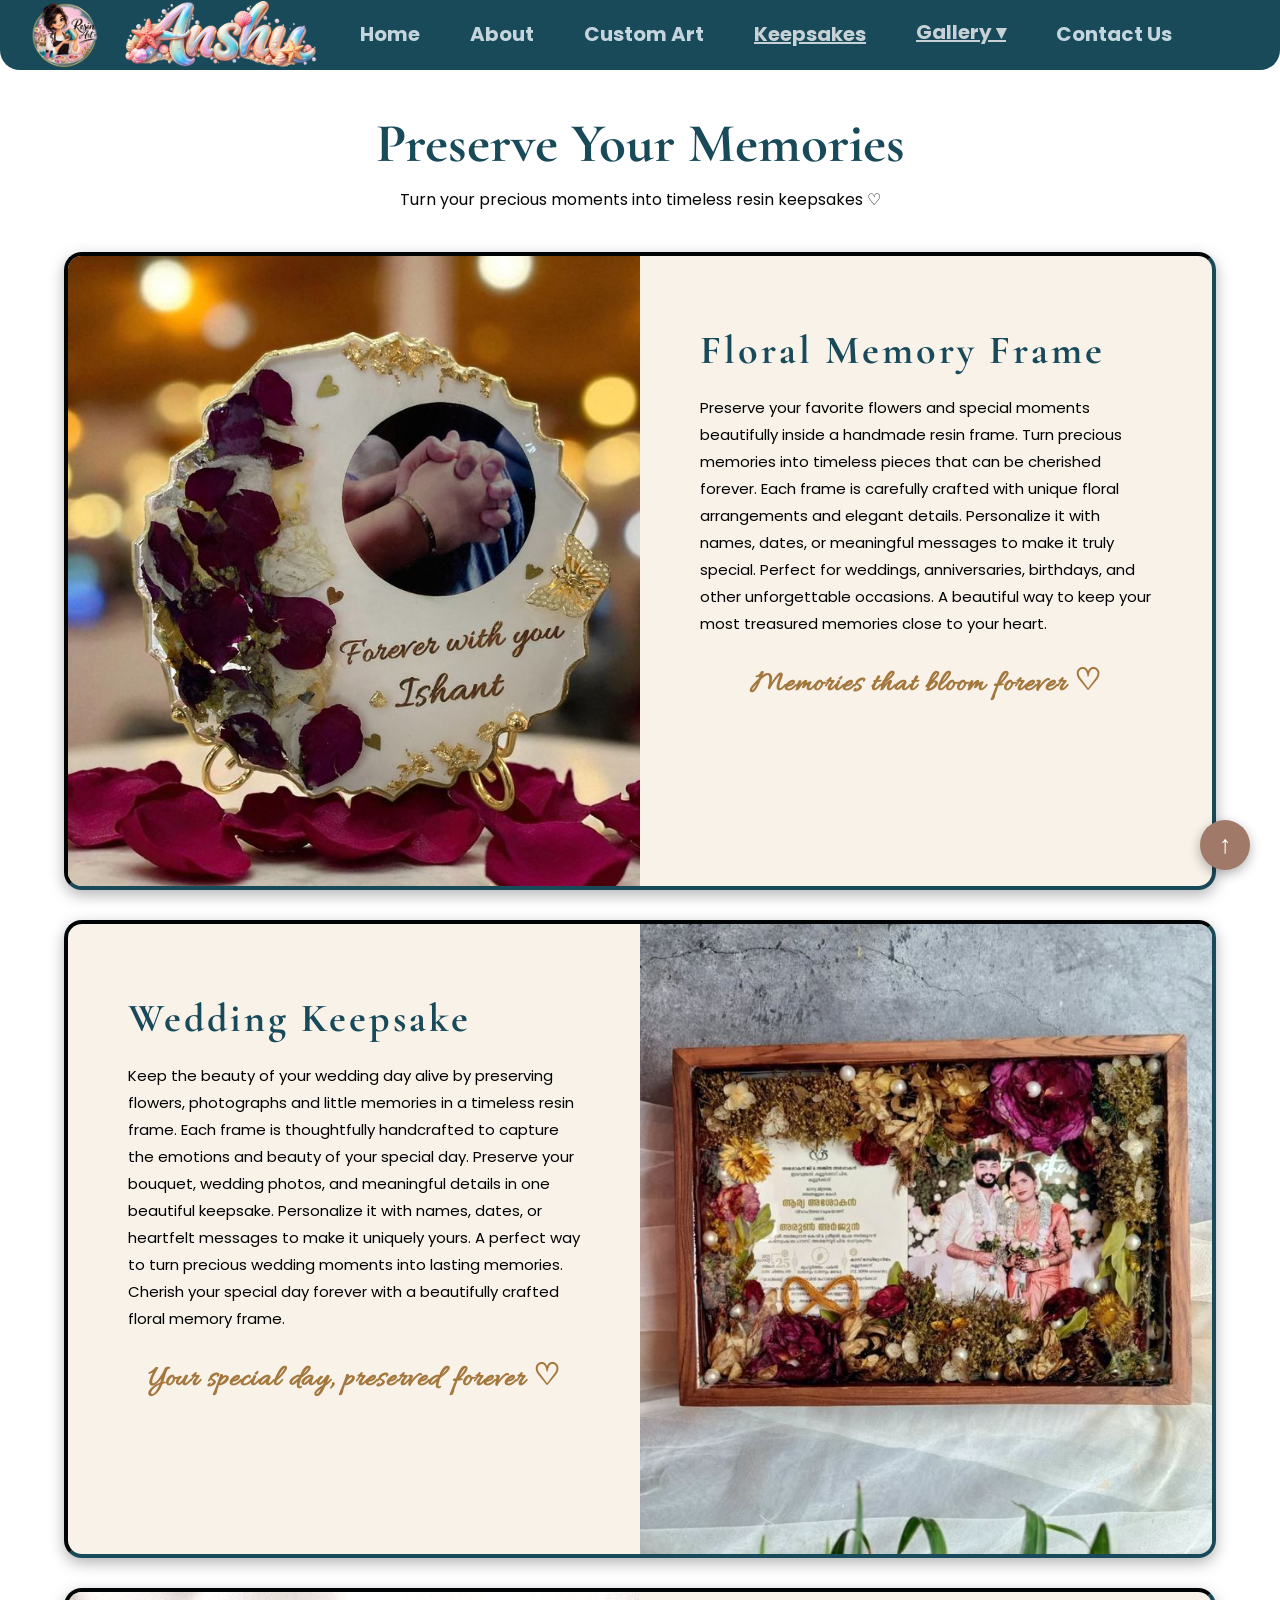
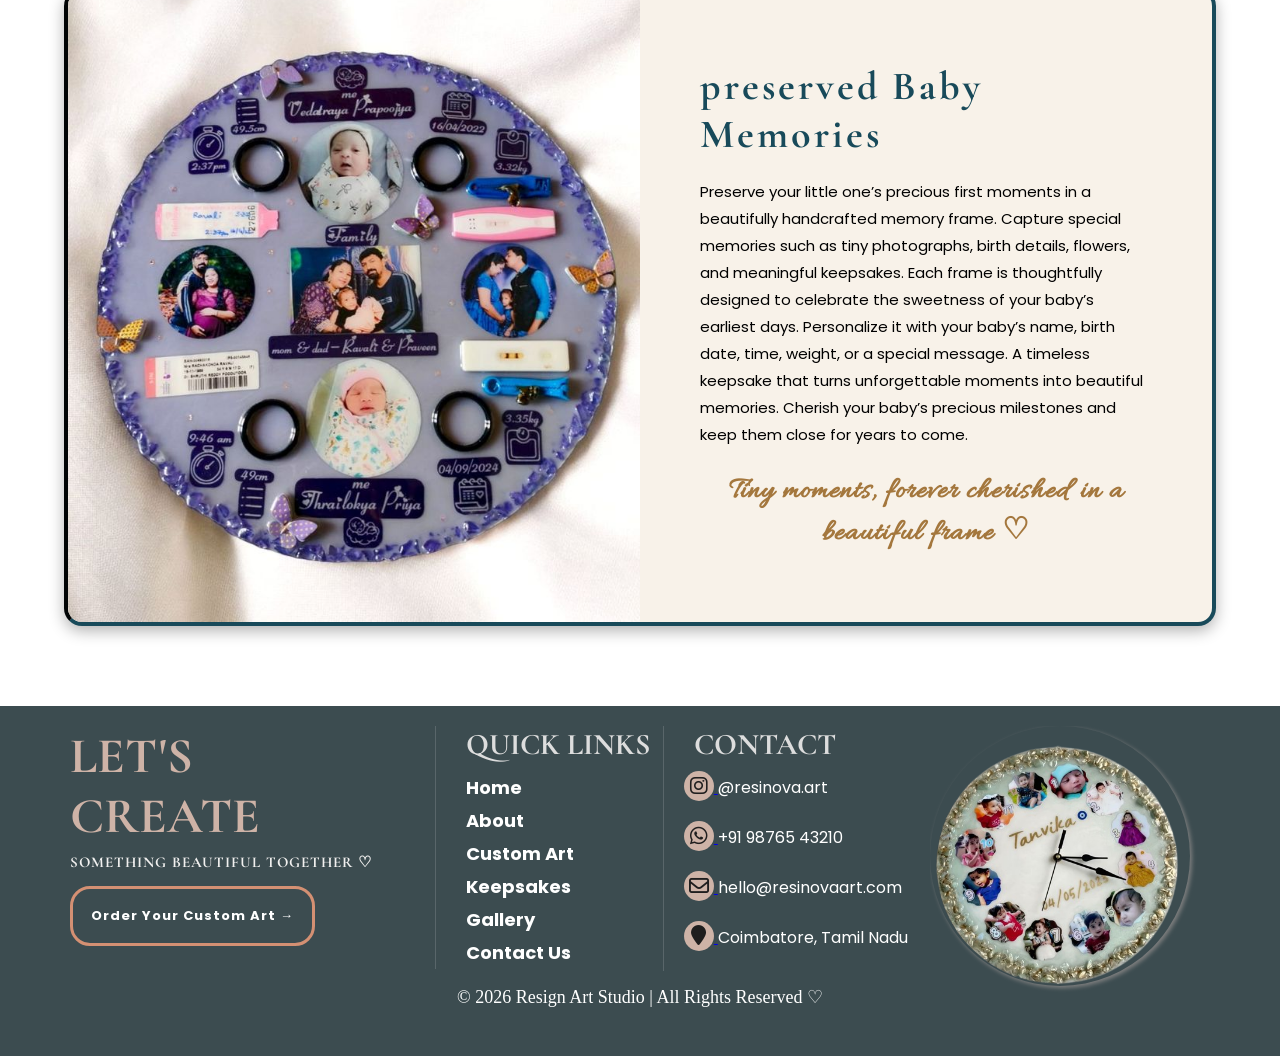
<file: memory.html>
<!DOCTYPE html>
<html lang="en">

<head>
    <meta charset="UTF-8">
    <meta name="viewport" content="width=device-width, initial-scale=1.0">
    <title>Resign Art</title>
    <link rel="icon" type="image/png" href="/images/Resign logo.png">
    <link rel="stylesheet" href="style.css">

    <link rel="preconnect" href="https://fonts.googleapis.com">
    <link rel="preconnect" href="https://fonts.gstatic.com" crossorigin>
    <link href="https://fonts.googleapis.com/css2?family=Allura&display=swap" rel="stylesheet">
    <link
        href="https://fonts.googleapis.com/css2?family=Cormorant+Garamond:wght@500;600;700&family=Poppins:wght@300;400;500;600&display=swap"
        rel="stylesheet">

    <link rel="stylesheet" href="https://cdnjs.cloudflare.com/ajax/libs/font-awesome/6.5.2/css/all.min.css">

</head>

<body>
    <nav class="nav">

        <div class="logo">
            <img src="images/Resign logo.png" alt="Logo">
        </div>

        <div class="logo1">
            <img src="images/anshu.png" alt="Logo">
        </div>

        <div class="navlinks">
            <a href="index.html">Home</a>
            <a href="about.html">About</a>
            <a href="customize.html">Custom Art</a>
            <a href="memory.html" class="active">Keepsakes</a>
            <div class="dropdown">
    <a href="gallery.html" class="active">Gallery ▾</a>

    <div class="dropdown-list">
        <a href="#">Keychains</a>
        <a href="#">Name Boards</a>
        <a href="#">Jewellery</a>
        <a href="#">Memory Frames</a>
    </div>
</div>
            <a href="contact.html">Contact Us</a>
        </div>

        <div class="logo2">
            <a href="https://www.instagram.com/"><img src="images/instagram.png" alt="logo"></a>
            <a href="https://www.facebook.com/"><img src="images/face.png" alt="logo"></a>
            <a href="https://web.whatsapp.com/"><img src="images/what.png" alt="logo"></a>
            <a href="https://x.com/"><img src="images/x.png" alt="logo"></a>
        </div>

    </nav>

    
<!-- -------mobile nav------- -->
<nav class="mblnav">
    <div class="logo2">
        <img src="images/Resign logo.png" alt="Logo">
    </div>

     <div class="logo3">
        <img src="images/anshu.png" alt="Logo">
    </div>

    <input type="checkbox" id="navmenu">
    <label for="navmenu" class="hamburger">☰</label>

    <div class="mblmenu">
        <a href="index.html" class="active">Home</a>
        <a href="about.html">About</a>
        <a href="customize.html">Custom Art</a>
        <a href="memory.html">Keepsakes</a>
        <a href="gallery.html">Gallery </a>  
        <a href="contact.html">Contact Us</a>
    </div>
</nav>


    <section class="keepsake">

        <div class="keep-title">
            <h1>Preserve Your Memories</h1>
            <p>Turn your precious moments into timeless resin keepsakes ♡</p>
        </div>


        <!-- 1. IMAGE LEFT - TEXT RIGHT -->
        <div class="keep-item">

            <div class="keep-image">
                <img src="images/frame1.jpg" alt="iamge3">
            </div>

            <div class="keep-text">
                <h2>Floral Memory Frame</h2>

                <p>
                    Preserve your favorite flowers and special moments beautifully inside a handmade resin frame.
                    Turn precious memories into timeless pieces that can be cherished forever.
                    Each frame is carefully crafted with unique floral arrangements and elegant details.
                    Personalize it with names, dates, or meaningful messages to make it truly special.
                    Perfect for weddings, anniversaries, birthdays, and other unforgettable occasions.
                    A beautiful way to keep your most treasured memories close to your heart.
                </p>

                <h3>Memories that bloom forever ♡</h3>
            </div>

            <div class="clear"></div>

        </div>


        <!-- 2. TEXT LEFT - IMAGE RIGHT -->
        <div class="keep-item">

            <div class="keep-text text-left">
                <h2>Wedding Keepsake</h2>

                <p>
                    Keep the beauty of your wedding day alive by preserving flowers, photographs and little memories in
                    a timeless resin frame.
                    Each frame is thoughtfully handcrafted to capture the emotions and beauty of your special day.
                    Preserve your bouquet, wedding photos, and meaningful details in one beautiful keepsake.
                    Personalize it with names, dates, or heartfelt messages to make it uniquely yours.
                    A perfect way to turn precious wedding moments into lasting memories.
                    Cherish your special day forever with a beautifully crafted floral memory frame.
                </p>

                <h3>Your special day, preserved forever ♡</h3>
            </div>

            <div class="keep-image image-right">
                <img src="images/frame2.jpg" alt="image3">
            </div>

            <div class="clear"></div>

        </div>


        <!-- 3. IMAGE LEFT - TEXT RIGHT -->
        <div class="keep-item">

            <div class="keep-image">
                <img src="images/frame3.jpg" alt="image3">
            </div>

            <div class="keep-text">
                <h2>preserved Baby Memories</h2>

                <p>
                    Preserve your little one’s precious first moments in a beautifully handcrafted memory frame.
                    Capture special memories such as tiny photographs, birth details, flowers, and meaningful keepsakes.
                    Each frame is thoughtfully designed to celebrate the sweetness of your baby’s earliest days.
                    Personalize it with your baby’s name, birth date, time, weight, or a special message.
                    A timeless keepsake that turns unforgettable moments into beautiful memories.
                    Cherish your baby’s precious milestones and keep them close for years to come.
                </p>

                <h3>Tiny moments, forever cherished in a beautiful frame ♡</h3>
            </div>

            <div class="clear"></div>

        </div>

    </section>


    <!-- -----footer----- -->
    <footer class="footer">

        <div class="footer-content">

            <!-- Left -->
            <div class="footer-left">
                <h4>LET'S CREATE</h4>

                <h3>
                    SOMETHING BEAUTIFUL TOGETHER ♡
                </h3>

                <button class="button">
                    <a href="contact.html">Order Your Custom Art →</a>
                </button>
            </div>


            <!-- Quick Links -->
            <div class="footer-links">
                <h4>QUICK LINKS</h4>

                <a href="index.html">Home</a>
                <a href="about.html">About</a>
                <a href="customize.html">Custom Art</a>
                <a href="memory.html">Keepsakes</a>
                <a href="gallery.html">Gallery</a>
                <a href="contact.html">Contact Us</a>
            </div>


            <!-- Contact -->
            <div class="footer-contact">
                <h4>CONTACT</h4>
                <a href="https://www.instagram.com/">
                <i class="fa-brands fa-instagram" style="color: rgb(31, 30, 30); font-size: 20px; "></i>
                </a>
                <span>@resinova.art</span><br>
                <a href="https://web.whatsapp.com/">
                <i class="fa-brands fa-whatsapp" style="color: rgb(31, 30, 30); font-size: 20px; "></i>
                </a>
                <span> +91 98765 43210</span><br>
                <a href="https://mail.google.com/">
                <i class="fa-regular fa-envelope" style="color: rgb(31, 30, 30); font-size: 20px; "></i>
                </a>
                <span> hello@resinovaart.com</span><br>
                <a href="https://maps.google.com">
                <i class="fa-solid fa-location-pin" style="color: rgb(31, 30, 30); font-size: 20px; "></i>
                </a>
                <span> Coimbatore, Tamil Nadu</span><br>
            </div>


            <!-- Right Image -->
            <div class="footer-image">
                <img src="images/frame.png" alt="Resin Art">
            </div>

        </div>


        <!-- Copyright -->
        <div class="copyright">
            <p>© 2026 Resign Art Studio | All Rights Reserved ♡</p>
        </div>



        <!-- Other sections -->

        <a href="index.html" class="top-btn">↑</a>


    </footer>





</body>

</html>
</file>
<file: style.css>
/* ------home---- */
* {
    margin: 0;
    padding: 0;
    box-sizing: border-box;
}
body{
  width: 100%;
}


/* ---- NAVBAR ---- */

.nav {
    width: 100%;
    height: 70px;
    background-color: #184a5a;
    border-bottom-left-radius: 20px;
    border-bottom-right-radius: 20px;
    display: flex;
    align-items: center;
    padding: 30px;
    animation: navani 1s;
}
@keyframes navani{
    from{
       transform: translateY(-70px);
    }
    to{
        transform: translateY(0);
    }
}

/* Dropdown box */
.dropdown {
    position: relative;
    text-decoration: none;
}

.dropdown-list {
    display: none;
    position: absolute;
    top: 100%;
    left: 0;
    width: 280px;
    background-color: #0a2c3d;
    border-radius: 8px;
    overflow: hidden;
    z-index: 1000;
}
/* Dropdown links */

.dropdown-list a {
    text-decoration: none;
    display: block;
}

/* Hover list item */

.dropdown-list a:hover {
    background-color: #99B6C4;
}

/* Show dropdown */

.dropdown:hover .dropdown-list {
    display: block;
}

/*----- Logo ----*/

.logo img {
    width: 70px;
    height: 70px;
    border-radius: 50%;
    margin-top: 5px;
}

.logo1 img{
    width: 200px;
    height: 70px;
    margin-left: 20px;
    margin-right: 20px;
}

.text h2{
     font-family: cursive;
     color: #F7DDE0;
}

/* ---- Nav links ----*/

.navlinks {
    display: flex;
    align-items: center;
    gap: 30px;
    margin-bottom: 6px;   
}

.navlinks a {
    color:aliceblue;
    opacity: 0.8;
    text-decoration: none;
    font-size: 20px;
    font-family: 'Poppins', sans-serif;
    margin-left: 20px;
    margin-top: 4px;
    font-weight: bold;
}

.navlinks a:hover{
    /* background-color: #99B6C4; */
    /* border-radius: 20px; */
    /* width: 120px;
    height: 30px;  */
    opacity: 1;
    text-align: center;
    text-decoration: underline;
}
.navlinks a.active {
    color: whitesmoke;
    text-decoration: underline;
}
.logo2 {
    margin-left: 50px;
}

.logo2 img{
    display: inline-block;
    width: 25px;
   margin-left: 20px;
   box-shadow: 2px 2px 5px rgb(44, 44, 44);
   border-radius: 5px;
}

/* -----section---- */

h1{
    text-align: center;
    margin-top: 30px;
    font-family: 'Cormorant Garamond', serif; 
    font-size: 58px;
} 
h2{
    text-align: center;
    color:#2B5969;
    font-family: 'Allura', cursive;
    font-weight: bold;
    font-size: 55px;
    letter-spacing: 3px;
} 
.para{
    text-align: center;
    font-family: 'Poppins', sans-serif;
    margin-top: 10px;
    font-size: medium;
}  
.image1 img{
    width: 100%;
}
.image1{
    width: 100%;
    
    animation: imgani 1s;
}
@keyframes imgani{
    from{
        transform: scale(0);
    }
    to{
        transform: scale(1);
    }
}

.text1 h3{
    text-align: center;
    color: #2B5969;
    font-size: 53px;
    font-family: 'Cormorant Garamond', serif; 
    font-weight: bolder;
}
.text1 p{
    margin-top: 10px;
    text-align: center;
    font-family: 'Poppins', sans-serif;
    font-size: medium; 
}

/* ----auto scroll-- */
.image-slider {
    display: flex;
    width: 100%;
    margin-top: 20px;
}


.images{
    display: flex;
    gap: 20px;
    width: max-content;
    animation: scroll-left 15s linear infinite;
}

.image-box {
    position: relative;
    width: 280px;
    height: 300px;
    margin-top: 20px;
    box-shadow: 2px 2px 10px gray;
    border-radius: 15px;
    /* flex-direction: 0; */
}

.image-box img {
    width: 100%;
    height: 100%;
    object-fit: cover;
    border-radius: 15px;
}
.image-box:hover {
    transform: scale(1.05);
}
.image-box h3 {
    position: absolute;
    bottom: 0;
    left: 0;
    width: 100%;
    padding: 12px 0;
    margin: 0;
    text-align: center;
    color: white;
    background: rgba(0, 0, 0, 0.55);
    border-radius: 0 0 15px 15px;
    font-family: 'Cormorant Garamond', serif;
    font-size: 20px;
    font-weight: bold;
    
}
@keyframes scroll-left {

    0% {
        transform: translateX(0);
    }

    100% {
        transform: translateX(-50%);
    }
}

.features {
    width: 1200px;
    display: flex;
    align-items: center;
    padding: 18px 30px;
    background: #f8f2eb;
    gap: 10px;
    margin-top: 50px;
    margin-left: 150px;
    border-radius: 20px;
}
.font h3{
    text-align: center;
    color:#2B5969;
    margin-top: 60px;
    font-family:'Cormorant Garamond', serif;
    font-size: 56px;
    font-weight: bolder;
}

.feature {
    display: flex;
    align-items: center;
    gap: 15px;
    width: 50%;
    height: 50px;
    padding: 0 25px;
    border-right: 1px solid #ddd3c7;
    box-sizing: border-box;
}

.feature:last-child {
    border-right: none;
}

.icon {
    font-size: 38px;
    color: #9a7745;
    font-weight: 300;
    min-width: 35px;
    text-align: center;
}

.feature h3 {
    margin: 0 0 6px;
    font-family: 'Cormorant Garamond', serif;
    font-size: 17px;
    font-weight: bolder;
    color: #4d4137;
    letter-spacing: 0.5px;
}

.feature p {
    margin: 0;
    font-family: 'Poppins', sans-serif;
    font-size: 11px;
    line-height: 1.5;
    color: #514840;
}

/* ----footer---- */

.footer {
    width: 100%;
    height: 350px;
    background-color:#3c4c50;
    opacity: 0.8px;
    margin-top: 80px;
    color: white;
    overflow: hidden;
}


/* Footer Main Content */

.footer-content {
    min-height: 125px;
    display: flex;
    align-items: flex-start;
    padding: 20px 70px 10px;
    position: relative;
}


/* ---------- LEFT ---------- */

.footer-left {
    width: 32%;
    padding-right: 40px;
}

.footer-left h4 {
    color: #ceb3a7;
    font-size: 11px;
    margin-bottom: 7px;
    text-align: left;
    font-family:'Cormorant Garamond', serif;
    font-size: 50px;
    font-weight: bolder;
}

.footer-left h3 {
    color: #f1f0ef;
    font-size: 12px;
    font-weight: normal;
    margin-bottom: 15px;
    font-family: 'Cormorant Garamond', serif;
    font-size: 15px;
    letter-spacing: 1px;
    font-weight: bold;

}

.footer-left button {
    padding: 17px 18px;
    background: transparent;
    border: 3px solid #d49073;
    border-radius: 20px;
    font-size: 10px;
    cursor: pointer;
}
 button a{
   color: white;
   font-family: 'Poppins', sans-serif;
   text-decoration: none;
   font-weight: bolder;
   font-size:  13px;
   letter-spacing: 1px;
  
}

.footer-left button:hover {
    background: linear-gradient(to left,#a07968,#0a2c3d);
    color: #0f0f0f;
    border: 2px solid rgb(97, 96, 96);
}


/* ---------- QUICK LINKS ---------- */

.footer-links {
    width: 20%;
    border-left: 1px solid rgba(255,255,255,0.15);
    padding-left: 30px;
    font-family: 'Cormorant Garamond', serif;
    font-size: 800px;
}

.footer-links h4,
.footer-contact h4 {
    color: #ddd;
    font-size:30px;
    font-weight:bold;
    margin-bottom: 8px;
    font-family: 'Cormorant Garamond', serif ;
}

.footer-links a {
    display: block;
    color: white;
    text-decoration: none;
    font-size:large;
    font-weight: bolder;
    line-height: 33px;
    font-family: 'Poppins', sans-serif;
}

.footer-links a:hover {
    color: rgb(206, 179, 167);
}


/* ---------- CONTACT ---------- */

.footer-contact {
    border-left: 1px solid rgba(255,255,255,0.15);
}
.footer-contact h4{
    margin-left: 30px;
    font-family: 'Cormorant Garamond', serif;
    font-size: 30px;
}

.footer-contact span{
    font-size: 10px;
    line-height: 20px;
    color: white;
    font-size:medium;
    line-height: 33px;
    font-family: 'Poppins', sans-serif;
}
.footer-contact i{
    display:inline-flex;
    align-items: center;
    justify-content: center;
    margin-left: 20px;
    margin-bottom: 20px;
    background-color: #ceb3a7;
    border-radius: 30px;
    width: 30px;
    height: 30px;
}
.footer-contact a{
    pointer-events: none;
}



/* ---------- RIGHT IMAGE ---------- */

.footer-image {
    width: 300px;
    height: 400px;
    margin-bottom: 40px;
    position: absolute;
    right: 50px;
    overflow: hidden;
}

.footer-image img {
    width: 260px;
    height: 260px;
    object-fit: cover;
    border-top-left-radius: 80px;
    box-shadow: 2px 2px 4px gray;
    border-radius: 70%;
}

.copyright p{
    text-align: center;
    font-size: large;
    margin-bottom: 30px;
    margin-top: 5px;
}
/* ----mobile nav---- */
.hamburger{
    display: none;
}
#navmenu{
    display: none;
}
.mblmenu{
    display: none;
}
.logo2 img{
    display: none;
}
.logo3 img{
    display: none;
}

/* -----MEDIA QUERY----- */

@media screen and (max-width: 768px) {

    body {
        width: 100%;
        margin: 0;
    }

    /* NAVBAR */
    .nav {
    background-color: #184a5a;
    border-bottom-left-radius: 20px;
    border-bottom-right-radius: 20px;
    display: none;
    align-items: center;
    padding: 30px;
    }
    .logo2 img{
        display: inline-block;
        width: 170px;
        height: 50px;
        margin-top: 10px;
    }
    .logo3 img{
         display: inline-block;
        width: 120px;
        height: 50px;
        margin-top: 10px;
        margin-left: 10px;
    }

    .mblnav{
        display: flex;
        width: 100%;
        height: 70px;
        background-color:#184a5a;
        border-bottom-left-radius: 20px;
        border-bottom-right-radius: 20px;
    }
    .hamburger{
        display: block;
        position: absolute;
        right: 0;
        top: 22px;
        margin-right: 30px;
        color: white;
    }
    .mblmenu{
        position: absolute;
        left: 240px;
        top: 50px;
        width: 170px;
        background-color: #0a2c3d;
    }
    .mblmenu a{
    display: block;
    margin-bottom: 20px;
    color:aliceblue;
    opacity: 0.8;
    text-decoration: none;
    font-size: 18px;
    font-family: 'Poppins', sans-serif;
    margin-left: 20px;
    margin-top: 4px;
    font-weight: bold;
    }
    .mblmenu a:hover{
       text-decoration: underline;
    }
    
    #navmenu:checked~.mblmenu{
        display: block;
    }


    /* MAIN HEADING */

    .h1 {
        font-size: 38px;
        margin-top: 25px;
    }

    .h2 {
        font-size: 40px;
        letter-spacing: 1px;
    }

    .para {
        font-size: 10px;
        padding: 0 20px;
    }


    /* MAIN IMAGE */

    .image1 {
        width: 100%;
    }

    .image1 img {
        width: 100%;
        height: auto;
    }


    /* SECTION TEXT */

    .text1 h3 {
        font-size: 20px;
    }

    .text1 p {
        font-size: 10px;
        padding: 0 20px;
    }


    /* AUTO IMAGE SLIDER */

    .image-slider {
        width: 100%;
        overflow: hidden;
    }

    .images {
        gap: 12px;
    }

    .image-box {
        width: 180px;
        height: 210px;
    }

    .image-box h3 {
        font-size: 15px;
        padding: 8px 0;
    }


    /* FEATURES */

    .font h3 {
        font-size: 38px;
        margin-top: 40px;
    }

    .features {
        width: calc(100% - 30px);
        margin: 30px 15px 0;
        padding: 15px;
        box-sizing: border-box;
        display: grid;
        grid-template-columns: 1fr 1fr;
        gap: 15px;
    }

    .feature {
        width: 100%;
        height: auto;
        min-height: 65px;
        padding: 5px;
    }

    .feature:nth-child(2) {
        border-right: none;
    }

    .feature h3 {
        font-size: 14px;
    }

    .feature p {
        font-size: 9px;
    }

    .icon {
        font-size: 25px;
        min-width: 25px;
    }


    /* FOOTER */

    .footer {
        width: 100%;
        height: auto;
        min-height: 650px;
        margin-top: 50px;
        box-sizing: border-box;
    }

    .footer-content {
        display: flex;
        flex-direction: column;
        padding: 30px 25px 10px;
        gap: 30px;
    }

    .footer-left {
        width: 100%;
        padding-right: 0;
    }

    .footer-left h4 {
        font-size: 35px;
    }

    .footer-left h3 {
        font-size: 13px;
    }

    .footer-links {
        width: 100%;
        border-left: none;
        border-top: 1px solid rgba(255,255,255,0.15);
        padding-left: 0;
        padding-top: 20px;
    }

    .footer-links h4,
    .footer-contact h4 {
        font-size: 25px;
    }

    .footer-links a {
        font-size: 14px;
        line-height: 28px;
    }

    .footer-contact {
        width: 100%;
        border-left: none;
        border-top: 1px solid rgba(255,255,255,0.15);
        padding-top: 20px;
    }

    .footer-contact h4 {
        margin-left: 0;
    }

    .footer-contact span {
        font-size: 12px;
        line-height: 28px;
    }

    .footer-contact i {
        margin-left: 0;
        margin-right: 5px;
        margin-bottom: 8px;
        width: 25px;
        height: 25px;
        font-size: 15px;
    }
    .footer-contact a{
    pointer-events: auto;
}

    /* FOOTER IMAGE */

    .footer-image {
        position: relative;
        width: 100%;
        height: 180px;
        right: auto;
        margin: 0;
        text-align: center;
    }

    .footer-image img {
        width: 160px;
        height: 160px;
    }


    /* COPYRIGHT */

    .copyright p {
        font-size: 11px;
        margin: 15px 10px;
        text-align: center;
    }
}

/* ----small mobile--- */

@media screen and (max-width: 480px) {

    .logo1 img {
        width: 100px;
    }

    .logo2 img {
        width: 18px;
        margin-left: 3px;
    }

    .navlinks {
        gap: 2px;
    }

    .navlinks a {
        font-size: 11px;
        margin-left: 3px;
    }

    h1 {
        font-size: 32px;
    }

    h2 {
        font-size: 35px;
    }

    .text1 h3 {
        font-size: 30px;
    }

    .features {
        grid-template-columns: 1fr;
    }

    .feature {
        border-right: none;
        border-bottom: 1px solid #ddd3c7;
        padding-bottom: 10px;
    }

    .feature:last-child {
        border-bottom: none;
    }

    .image-box {
        width: 160px;
        height: 190px;
    }

    .footer {
        min-height: 700px;
    }
}


/* -------------------------------------------------------------------------------------------------------- */
/* -----about----- */

.about {
    width: 100%;
    min-height: 520px;
    display: flex;
    align-items: center;
    background-color: #f7f0e7;
    border-top-left-radius: 20px;
    border-top-right-radius: 20px;
}

.about-content {
    width: 50%;
    padding: 60px 70px 60px 110px;
    animation: content 1s;
}
@keyframes content{
    from{
       transform: translateX(-50%);
    }
    to{
        transform: translateX(0);
    }
}

.about-small-title {
    color: #b18a4c;
    font-size: 20px;
    letter-spacing: 8px;
}

.about-content h1 {
    text-align: left;
    margin-top: 25px;
    margin-bottom: 0;
    font-family: 'Cormorant Garamond', serif;
    font-size: 68px;
    font-weight: bolder;
    color: #1b1b1b;
}

.about-content h2 {
    text-align: left;
    margin-top: 0;
    font-family:'Allura', cursive;
    font-size: 55px;
    color: #2B5969;
}

.about-content p {
    max-width: 520px;
    margin-top: 25px;
    font-size: 17px;
    font-family: 'Poppins', sans-serif;
    line-height: 1.8;
    color: #0f0f0f;
}

.about-content h4 {
    text-align: left;
    margin-top: 25px;
    color:#9d7845;
    letter-spacing: 3px;
    font-size: 15px;
}

.about-content h3 {
    text-align: left;
    margin-top: 8px;
    font-family: 'Allura', cursive;
    font-size: 35px;
    color:#184a5a;
}


/* RIGHT IMAGE */

.about-image {
    width: 50%;
    height: 700px;
    overflow: hidden;
    border-top-right-radius: 20px;

}

.about-image img {
    width: 100%;
    height: 100%;
    object-fit: cover;
}


/* ABOUT ME */

.about-me {
    width: 100%;
    min-height: 260px;
    margin-top: 40px;
    display: flex;
    align-items: center;
    background-color: #184a5a;
    color: white;
}


/* TEXT */

.about-me-text {
    width: 31%;
    padding: 35px 40px 35px 100px;
}

.about-me-text h4 {
    text-align: left;
    color:#181817;
    margin-bottom: 15px;
    font-family: 'Cormorant Garamond', serif;
    font-weight: bolder;
}

.about-me-text h2 {
    text-align: left;
    color:#CBBAB2;
    font-family: 'Cormorant Garamond', serif;
    font-size: 22px;
    font-weight: bolder;
    line-height: 1.2;
}

.about-me-text p {
    margin-top: 15px;
    font-size: 14px;
    line-height: 1.6;
    font-family: 'Poppins', sans-serif;
}


/* ARTIST IMAGE */
.artist-image {
    width: 300px;
    height: 300px;
    /* border: 2px solid white; */
}

.artist-image img {
    width: 300px;
    height: 300px;
    object-fit: cover;
}


/* QUALITIES */

.qualities {
    width: 55%;
    display: grid;
    grid-template-columns: 1fr 1fr;
    gap: 25px;
    padding: 30px 70px 30px 35px;
}

.quality {
    display: flex;
    align-items: center;
    gap: 15px;
}

.quality > span {
    width: 80px;
    height: 50px;
    display: flex;
    align-items: center;
    justify-content: center;
    border: 1px solid #9a7745;
    border-radius: 50%;
    color: #9a7745;
    font-size: 22px;
    font-weight: bolder;
}

.quality h3 {
    color: #9a7745;
    font-size: 20px;
    font-weight: bold;
    font-family:'Cormorant Garamond', serif;
}

.quality p {
    margin-top: 5px;
    font-size: 16px;
    line-height: 1.5;
    font-family: 'Poppins', sans-serif;
}


/* MY JOURNEY*/

.journey {
    width: 100%;
    min-height: 280px;
    padding: 35px 50px;
    background-color: #f8f2e9;
}

.journey > h1 {
    margin: 0 0 30px;
    color:#184a5a;
    font-family:'Cormorant Garamond', serif;
    font-size: 58px;
}


/* JOURNEY */

.journey-container {
    display: flex;
    align-items: center;
    justify-content: center;
    gap: 25px;
}

.journey-box {
    text-align: center;
    width: 150px;
}

.journey-box:hover{
    transform: scale(1.05);
}
.journey-icon {
    width: 65px;
    height: 65px;
    margin: auto;
    display: flex;
    align-items: center;
    justify-content: center;
    background-color: #eee4d7;
    border-radius: 50%;
    font-size: 28px;
}
.journey-icon:hover{
    background-color: rgb(179, 178, 178);
}
.journey-box h3 {
    margin-top: 12px;
    font-family:'Cormorant Garamond', serif;
    font-size: 29px;
    font-weight: bold;
    color: #184a5a;
}

.journey-box p {
    margin-top: 8px;
    font-size: 13px;
    line-height: 1.5;
    font-family: 'Poppins', sans-serif;
}

.arrow {
    font-size: 50px;
    color:#9d7845;
}

.top-btn {
    position: fixed;
    right: 30px;
    bottom: 30px;
    width: 50px;
    height: 50px;
    background-color:#a07968;
    color: #fff;
    border-radius: 50%;
    display: flex;
    justify-content: center;
    align-items: center;
    text-decoration: none;
    font-size: 25px;
    font-weight: bold;
    box-shadow: 0 4px 12px rgba(0, 0, 0, 0.3);
}

.top-btn:hover {
    background:#0a2c3d;
    transition: 0.3s;
    transform: translateY(-5px);
}

@media screen and (max-width: 768px) {


    /* About Hero */
    .about {
        display: flex;
        flex-direction: column;
        width: 100%;
    }

    .about-content {
        width: 100%;
        padding: 45px 30px 35px;
        box-sizing: border-box;
    }

    .about-content h1 {
        font-size: 48px;
    }

    .about-content h2 {
        font-size: 40px;
    }

    .about-content p {
        width: 100%;
        font-size: 14px;
        line-height: 1.8;
    }

    .about-image {
        width: 100%;
        height: 380px;
    }

    .about-image img {
        width: 100%;
        height: 100%;
        object-fit: cover;
    }


    /* About Me */
    .about-me {
        width: 100%;
        padding: 45px 30px;
        display: flex;
        flex-direction: column;
        text-align: center;
        box-sizing: border-box;
    }

    .about-me-text {
        width: 100%;
        text-align: center;
    }

    .about-me-text h2 {
        font-size: 34px;
    }

    .about-me-text p {
        font-size: 14px;
        line-height: 1.7;
    }

    .artist-image {
        width: 230px;
        height: 230px;
        margin: 25px auto;
    }

    .artist-image img {
        width: 230px;
        height: 230px;
    }


    /* Qualities */
    .qualities {
        display: grid;
        grid-template-columns: 1fr;
        gap: 25px;
        width: 100%;
    }

    .quality {
        display: flex;
        gap: 15px;
        align-items: flex-start;
    }

    .quality h3 {
        font-size: 18px;
    }

    .quality p {
        font-size: 13px;
        line-height: 1.6;
    }


    /* My Journey */
    .journey {
        width: 100%;
        padding: 45px 25px;
        box-sizing: border-box;
    }

    .journey h1 {
        font-size: 40px;
        text-align: center;
    }

    .journey-container {
        display: flex;
        flex-direction: column;
        align-items: center;
        gap: 10px;
    }

    .journey-box {
        width: 100%;
        max-width: 300px;
        text-align: center;
    }

    .journey-box:hover{
    transform: scale(1.05);
    }

    .journey-icon:hover{
    background-color: rgb(179, 178, 178);
}

    .arrow {
        transform: rotate(90deg);
        font-size: 35px;
    }
}

@media screen and (max-width: 480px) {


    /* About Hero */
    .about-content {
        padding: 35px 20px 30px;
    }

    .about-small-title {
        font-size: 12px;
        letter-spacing: 4px;
    }

    .about-content h1 {
        font-size: 40px;
        line-height: 1;
    }

    .about-content h2 {
        font-size: 34px;
        line-height: 1.1;
    }

    .about-content p {
        font-size: 13px;
        line-height: 1.7;
    }

    .about-content h4 {
        font-size: 10px;
    }

    .about-content h3 {
        font-size: 27px;
    }

    .about-image {
        height: 300px;
    }


    /* About Me */
    .about-me {
        padding: 35px 20px;
    }

    .about-me-text h4 {
        font-size: 14px;
    }

    .about-me-text h2 {
        font-size: 28px;
    }

    .about-me-text p {
        font-size: 12px;
        line-height: 1.7;
    }

    .artist-image {
        width: 200px;
        height: 200px;
    }

    .artist-image img {
        width: 200px;
        height: 200px;
    }


    /* Qualities */
    .qualities {
        gap: 20px;
    }

    .quality {
        gap: 10px;
    }

    .quality > span {
        min-width: 30px;
        font-size: 22px;
    }

    .quality h3 {
        font-size: 16px;
    }

    .quality p {
        font-size: 11px;
        line-height: 1.6;
    }


    /* My Journey */
    .journey {
        padding: 35px 15px;
    }

    .journey h1 {
        font-size: 32px;
    }

    .journey-box h3 {
        font-size: 22px;
    }

    .journey-box p {
        font-size: 11px;
    }

     .journey-box:hover{
    transform: scale(1.05);
    }

    .journey-icon:hover{
    background-color: rgb(179, 178, 178);
}

    .arrow {
        font-size: 30px;
    }

}

/* ------------------------------------------------------------------------------------------------------------ */
/* ----customize---- */


/* TOP IMAGe */

.custom-banner {
    width: 100%;
    height: 520px;
    position: relative;
    overflow: hidden;
    border-top-left-radius: 20px;
    border-top-right-radius: 20px;
    animation: custom 1s;
}
@keyframes custom{
    from{
        transform: scaleY(0);
    }
    to{
        transform: scaleY(520px);
    }
}
.custom-banner img {
    width: 100%;
    height: 100%;
    object-fit: cover;
    filter: blur(5px);
    border-top-left-radius: 20px;
    border-top-right-radius: 20px;
}


/* SEARCH BOX */

.search-box {
    position: absolute;
    top: 400px;
    left: 50%;
    transform: translateX(-50%);
     width: 500px;
    height: 50px;
    display: flex;
    background: white;
    border-radius: 30px;
    box-shadow: 0 5px 20px rgba(0,0,0,0.20);
    overflow: hidden;
}

.search-box input {
    width: 100%;
    border: none;
    outline: none;
    padding: 0 20px;
    font-size: 14px;
    color: #3d302b;
}

.search-box input::placeholder {
    color: #9b8980;
}

.search-box button {
    width: 80px;
    border: none;
    background-color: #2b5969;
    color: white;
    cursor: pointer;
    font-size: 18px;
}

.search-box button:hover {
    background-color: #1e4655;
}


/* MAIN CONTENT */

.custom-content {
    width: 95%;
    margin: 35px auto;
    display: grid;
    grid-template-columns: 260px 1fr;
    gap: 30px;
}

/* review aside */

.reviews {
    width: 300px;
    height: 850px;
    top: 20px;
    overflow: hidden;
}

/* Review heading */

.review-title h2 {
    margin-top: 8px;
    margin-bottom: 10px;
    font-family: 'Cormorant Garamond', serif;
    font-size: 35px;
    font-weight: bolder;
    line-height: 1.05;
}

/* Scroll area */

.review-list {
    height: 980px;
    overflow-y: scroll;
    padding-right: 8px;
}

/* Review card */

.review-card {
    background-color: #F8F2E9;
    border: 1px solid #efd8c8;
    border-radius: 15px;
    padding: 18px;
    margin-bottom: 14px;
    box-shadow: 2px 2px 2px gray;
}

.stars {
    color: #e89b30;
    font-size: 25px;
    letter-spacing: 2px;
    margin-bottom: 10px;
}

.review-card p {
    font-family: 'Poppins', sans-serif;;
    font-size: 16px;
    line-height: 1.1;
    color: #554640;
}

.review-card h4 {
    margin-top: 12px;
    font-family: 'Cormorant Garamond', serif;
    font-size: 25px;
    font-weight: bold;
    color:#1e4655;
    text-align: center;
}

/* PRODUCTS */

.products {
    width: 100%;
    margin-left: 30px;
}

/* Heading */

.products-heading span {
    color: #9a7745;
    font-size: 17px;
    letter-spacing: 4px;
}

.products-heading h1 {
    margin-top: 8px;
    margin-bottom: 30px;
    font-family: 'Cormorant Garamond', serif;
    font-size: 55px;
    color: #1e4655;
}

.products-heading p {
    text-align: center;
    color: #1f1e1e;
    font-family: 'Poppins', sans-serif;;
    font-size: 13px;
}


/* CARD GRID */

.card-container {
    overflow:hidden;
    max-height: 700px;
    overflow-y: auto;
    margin-top: 35px;
    display: grid;
    grid-template-columns: repeat(4, 1fr);
    gap: 20px;
    padding-right: 10px;
}

/* CARD */

.art-card {
    background-color: #F8F2E9;
    border: 1px solid #efd8c8;
    border-radius: 15px;
    overflow: hidden;
}

.art-card:hover {
    transform: translateY(-5px);
    transition: transform 0.3s ease,
                box-shadow 0.3s ease;
    box-shadow: 0 8px 20px rgba(0,0,0,0.12);
}


/* Card image */

.card-image {
    width: 100%;
    height: 290px;
    overflow: hidden;
}

.card-image img {
    width: 100%;
    height: 100%;
    object-fit: cover;
    transition: transform 0.4s ease;
}

.art-card:hover .card-image img {
    transform: scale(1.05);
}


/* Card details */

.card-details {
    padding: 15px;
}

.card-details h2 {
    font-family:'Cormorant Garamond', serif;
    font-size: 25px;
    font-weight: bolder;
    line-height: 1.05;
    text-align: left;
    color: #184a5a;
}

.card-details p {
    margin-top: 10px;
    color: #9a7745;
    font-size: 24px;
}


/* Add to cart */

.card-details button {
    width: 100%;
    height: 38px;
    margin-top: 15px;
    background: transparent;
    border: 2px solid #9a7745;
    border-radius: 25px;
    font-family: 'Poppins', sans-serif;
    font-weight: bolder;
    font-size: large;
    color: #184a5a;
    cursor: pointer;
    transition: 0.3s ease;
}

.card-details button:hover {
    background: linear-gradient(to left,#a07968,#0a2c3d);
    color: #f0ecec;
    border: 2px solid rgb(97, 96, 96);
}

@media screen and (max-width: 768px) {

    /* =========================
       CUSTOM ART BANNER
       ========================= */

       .mblnav {
        position: relative;
        z-index: 9999;
    }

    .custom-banner {
        width: 100%;
        height: 400px;
        border-radius: 0;
    }

    .custom-banner img {
        width: 100%;
        height: 100%;
        object-fit: cover;
        border-radius: 0;
    }

    /* Search */
    .search-box {
        width: 80%;
        max-width: 500px;
        height: 48px;
        top: 310px;
    }

    .search-box input {
        font-size: 13px;
        padding: 0 15px;
    }

    .search-box button {
        width: 65px;
        font-size: 16px;
    }


    /* =========================
       MAIN CONTENT
       ========================= */

    .custom-content {
        width: 92%;
        margin: 30px auto;
        display: flex;
        flex-direction: column;
        gap: 30px;
    }


    /* =========================
       REVIEWS
       ========================= */

    .reviews {
        width: 100%;
        height: auto;
    }

    .review-title h2 {
        font-size: 32px;
        text-align: center;
    }

    .review-list {
        width: 100%;
        height: 250px;
        display: flex;
        gap: 15px;
        overflow-x: auto;
        overflow-y: hidden;
        padding: 10px 5px;
        box-sizing: border-box;
    }

    .review-card {
        min-width: 250px;
        margin-bottom: 0;
        padding: 15px;
        box-sizing: border-box;
    }

    .stars {
        font-size: 20px;
    }

    .review-card p {
        font-size: 12px;
        line-height: 1.5;
    }

    .review-card h4 {
        font-size: 20px;
    }


    /* =========================
       PRODUCTS
       ========================= */

    .products {
        width: 100%;
        margin-left: 0;
    }

    .products-heading {
        text-align: center;
    }

    .products-heading span {
        font-size: 14px;
        letter-spacing: 3px;
    }

    .products-heading h1 {
        font-size: 42px;
        line-height: 1.1;
        margin-bottom: 15px;
    }

    .products-heading p {
        font-size: 12px;
        line-height: 1.6;
        padding: 0 15px;
    }


    /* =========================
       PRODUCT CARDS
       ========================= */

    .card-container {
        display: grid;
    grid-template-columns: repeat(2, minmax(0, 1fr));
    gap: 12px;
    width: 100%;
    max-height: 500px;
    overflow-y: auto;
    overflow-x: hidden;
    padding: 0 5px 10px;
    box-sizing: border-box;
}

    .art-card {
    flex: 0 0 160px;
    width: 160px;
    min-width: 160px;
    box-sizing: border-box;
    }

    .card-image {
        width: 100%;
        height: 170px;
    }

    .card-image img {
        width: 100%;
        height: 100%;
        object-fit: cover;
    }

    .card-details {
        padding: 10px;
    }

    .card-details h2 {
        font-size: 15px;
    }

    .card-details p {
        font-size: 15px;
    }

    .card-details button {
        width: 100%;
        height: 35px;
        font-size: 11px;
    }
}


@media screen and (max-width: 480px) {

    /* =========================
       CUSTOM ART BANNER
       ========================= */

    .custom-banner {
        height: 300px;
    }

    .search-box {
        width: 88%;
        height: 45px;
        top: 225px;
    }

    .search-box input {
        font-size: 11px;
        padding: 0 12px;
    }

    .search-box button {
        width: 55px;
        font-size: 14px;
    }


    /* =========================
       MAIN CONTENT
       ========================= */

    .custom-content {
        width: 92%;
        margin: 25px auto;
        gap: 25px;
    }


    /* =========================
       REVIEWS
       ========================= */

    .review-title h2 {
        font-size: 28px;
    }

    .review-list {
        height: 220px;
        gap: 12px;
    }

    .review-card {
        min-width: 230px;
        padding: 13px;
    }

    .stars {
        font-size: 18px;
        letter-spacing: 1px;
        margin-bottom: 8px;
    }

    .review-card p {
        font-size: 11px;
        line-height: 1.5;
    }

    .review-card h4 {
        font-size: 18px;
        margin-top: 8px;
    }


    /* =========================
       PRODUCTS
       ========================= */

    .products {
        margin-left: 0;
    }

    .products-heading span {
        font-size: 12px;
        letter-spacing: 2.5px;
    }

    .products-heading h1 {
        font-size: 34px;
        margin-top: 6px;
        margin-bottom: 12px;
    }

    .products-heading p {
        font-size: 11px;
        line-height: 1.6;
        padding: 0 10px;
    }


    /* =========================
       PRODUCT CARDS
       ========================= */

    @media screen and (max-width: 480px) {
     .card-container {
    display: grid;
    grid-template-columns: repeat(2, minmax(0, 1fr));
    gap: 12px;
    width: 100%;
    max-height: 500px;
    overflow-y: auto;
    overflow-x: hidden;
    padding: 0 5px 10px;
    box-sizing: border-box;
}

    .art-card {
       flex: 0 0 160px;
    width: 160px;
    min-width: 160px;
    box-sizing: border-box;
    }

    .card-image {
        width: 100%;
        height: 170px;
    }

    .card-image img {
        width: 100%;
        height: 100%;
        object-fit: cover;
    }

    .card-details {
        padding: 10px;
    }

    .card-details h2 {
        font-size: 15px;
    }

    .card-details p {
        font-size: 15px;
    }

    .card-details button {
        width: 100%;
        height: 35px;
        font-size: 11px;
    }
}
}

/* ---------------------------------------------------------------------------------------------------------------------------------------------------------- */
/* ----memory(keepsakeas)---- */

.keepsake {
    width: 90%;
    margin: 40px auto;
}

/* TITLE */

.keep-title {
    text-align: center;
    margin-bottom: 40px;
}

.keep-title h1 {
    font-family:  'Cormorant Garamond', serif;
    font-size: 55px;
    color:#184a5a;
    font-weight: bolder;
}

.keep-title p {
    font-family:  'Poppins', sans-serif;
    margin-top: 10px;
    color: #070707;
}


/* Each memory item*/

.keep-item {
    width: 100%;
    min-height: 330px;
    margin-bottom: 30px;
    background-color: #F8F2E9;
    border-radius: 18px;
    overflow: hidden;
    border:4px inset #184a5a ;
    box-shadow: 0 5px 15px rgba(0,0,0,0.3);
    animation: keep 1s;
}
@keyframes keep{
    from{
        transform: scale(0)
    }
    to{
        transform: scale(0.9);
    }
}
/*Image */

.keep-image {
    float: left;
    width: 50%;
    height: 630px;
    overflow: hidden;
}

.keep-image img {
    width: 100%;
    height: 630px;
    object-fit: cover;
    transition: transform 0.4s ease;
}


/* Image hover*/

.keep-image:hover img {
    transform: scale(1.05);
}


/* text*/

.keep-text {
    float: right;
    width: 50%;
    height: 330px;
    padding: 70px 60px;
    display: block;
}

.keep-text h2 {
    text-align: left;
    margin: 0;
    font-family: 'Cormorant Garamond', serif;
    font-size: 40px;
    color:#184a5a;
}

.keep-text p {
    margin-top: 20px;
    font-family: 'Poppins', sans-serif;;
    font-size: 15px;
    line-height: 1.8;
    color: black;
}

.keep-text h3 {
    text-align: center;
    margin-top: 25px;
    font-family:'Allura', cursive;
    font-size: 30px;
    font-weight: bolder;
    letter-spacing: 1px;
    color: #a4773d;
}

/* text left and right image*/

.text-left {
    float: left;
    padding-left: 60px;
}

.image-right {
    float: right;
}


/* clear*/

.clear {
    clear: both;
}
@media screen and (max-width: 768px) {

    /* =========================
       KEEPSAKE PAGE
       ========================= */

    .keepsake {
        width: 92%;
        margin: 35px auto;
    }


    /* TITLE */

    .keep-title {
        margin-bottom: 30px;
        padding: 0 10px;
    }

    .keep-title h1 {
        font-size: 45px;
        line-height: 1.1;
    }

    .keep-title p {
        font-size: 13px;
        line-height: 1.6;
    }


    /* MEMORY ITEM */

    .keep-item {
        width: 100%;
        min-height: auto;
        margin-bottom: 30px;
        border-width: 3px;

        /* remove desktop float layout */
        display: flex;
        flex-direction: column;
    }


    /* IMAGE */

    .keep-image {
        float: none;
        width: 100%;
        height: 350px;
        order: 1;
    }

    .keep-image img {
        width: 100%;
        height: 350px;
        object-fit: cover;
    }


    /* TEXT */

    .keep-text {
        float: none;
        width: 100%;
        height: auto;
        padding: 35px 30px;
        box-sizing: border-box;
        order: 2;
    }

    .keep-text h2 {
        font-size: 34px;
        line-height: 1.1;
        text-align: center;
    }

    .keep-text p {
        margin-top: 15px;
        font-size: 13px;
        line-height: 1.7;
        text-align: left;
    }

    .keep-text h3 {
        margin-top: 20px;
        font-size: 27px;
        line-height: 1.2;
    }


    /* TEXT LEFT + IMAGE RIGHT
       Mobile-ல் image first, text next */

    .text-left {
        float: none;
        padding-left: 30px;
        order: 2;
    }

    .image-right {
        float: none;
        order: 1;
    }


    /* CLEAR */

    .clear {
        display: none;
    }
}



/* ----------------------------------------------------------------------------------------------------------------------------------------- */
/* -----gallery---- */

.gallery-page {

    width: 100%;
    min-height: 100vh;
    padding: 65px 5%;
    border-radius: 30px;
    overflow: hidden;
}


/* heading */

.gallery-heading {
    text-align: center;
    margin-bottom: 35px;
}


.gallery-heading span {
    font-size: 15px;
    letter-spacing: 3px;
    color: #9a7745;
}


.gallery-heading h1 {
    font-family: 'Cormorant Garamond', serif;
    font-size: 55px;
    font-weight: bolder;
    margin-top: 10px;
    color: #2b5969;
}


.gallery-heading p {
    margin-top: 8px;
    font-family:  'Poppins', sans-serif;
    font-size: 16px;
    color: #0f0f0f;

}


/* gallery grid */

.gallery-grid {
    max-width: 1100px;
    height: 380px;
    margin: auto;
    display: grid;
    gap: 15px;
    align-items: center;
    position: relative;
}


/*ALL IMAGE CARDS */

.gallery-card {

    overflow: hidden;
    border-radius: 18px;
    box-shadow:0 5px 10px rgba(0,0,0,0.2);
    background: white;
    transition:
        transform 0.4s ease,
        box-shadow 0.4s ease;
}

.gallery-card img {
    width: 100%;
    height: 100%;
    object-fit: cover;
    display: block;
    transition: transform 0.5s ease;
}


.gallery-card:hover {
    transform: translateY(-7px);
    box-shadow: 0 18px 35px rgba(0,0,0,0.18);
}


.gallery-card:hover img {
    transform: scale(1.06);
}


/* IMAGE POSITIONS */


/* Left small */

.card1 {

    grid-column: 1;
    grid-row: 1 / 3;
    height: 210px;
}


/* Left middle */

.card2 {

    grid-column: 2;
    grid-row: 1 / 3;
    height: 280px;
}


/* Center BIG IMAGE */

.card3 {
    grid-column: 3;
    grid-row: 1 / 3;
    height: 330px;
}


/* Right middle */

.card4 {
    grid-column: 4;
    grid-row: 1 / 3;
    height: 280px;
}


/* Right small */

.card5 {
    grid-column: 5;
    grid-row: 1 / 3;
    height: 210px;
}


/* ARROW BUTTONS*/

.gallery-buttons {
    display: flex;
    justify-content: center;
    gap: 12px;
    margin-top: 30px;
}


.gallery-buttons button {
   width: 38px;
    height: 38px;
    border-radius: 50%;
    border: 1px solid #222;
    background: transparent;
    font-size: 18px;
    cursor: pointer;
    transition: 0.3s ease;
}


.gallery-buttons button:hover {
    background: #2b5969;
    color: white;
    border-color: #2b5969;
}

@media screen and (max-width: 768px) {

    /* =========================
       GALLERY PAGE
       ========================= */

    .gallery-buttons{
        display: none;
    }

    .gallery-page {
        width: 100%;
        min-height: auto;
        padding: 45px 25px;
        box-sizing: border-box;
        border-radius: 0;
    }


    /* HEADING */

    .gallery-heading {
        margin-bottom: 30px;
        padding: 0 10px;
    }

    .gallery-heading span {
        font-size: 13px;
        letter-spacing: 2.5px;
    }

    .gallery-heading h1 {
        font-size: 42px;
        line-height: 1.1;
        margin-top: 8px;
    }

    .gallery-heading p {
        font-size: 13px;
        line-height: 1.6;
        margin-top: 8px;
    }


    /* GALLERY GRID */

    .gallery-grid {
        width: 100%;
        max-width: 600px;
        height: auto;
        margin: auto;

        display: grid;
        grid-template-columns: repeat(1, minmax(0, 1fr));
        gap: 15px;
    }


    /* ALL CARDS */

    .gallery-card {
        width: 100%;
        height: 260px;
        min-width: 0;
        border-radius: 15px;
    }

    .gallery-card img {
        width: 100%;
        height: 260px;
        object-fit: cover;
    }


    /* REMOVE DESKTOP GRID POSITION */

    .card1,
    .card2,
    .card3,
    .card4,
    .card5 {
        grid-column: auto;
        grid-row: auto;
        height: 260px;
    }


    /* BIG IMAGE */

    .card3 {
        height: 220px;
    }


    /* ARROWS */

    .gallery-buttons {
        margin-top: 25px;
        gap: 10px;
    }

    .gallery-buttons button {
        width: 38px;
        height: 38px;
        font-size: 17px;
    }
}

/* 
-----------------------------------------------------------------------------------------------------------------------------------------------------------
----contact---- */

.contact-section {
    padding: 80px 8%;
    background: #f8f2e9;
}

.contact-heading {
    text-align: center;
    margin-bottom: 50px;
}

.contact-heading span {
    font-size: 13px;
    letter-spacing: 4px;
    color: #b28745;
    font-weight: 600;
}

.contact-heading h2 {
    margin: 8px 0;
    font-size: 55px;
    font-weight: bolder;
    font-family: 'Cormorant Garamond', serif;
    color: #1e4655;
}

.contact-heading p {
    color: #000000;
    font-family: 'Poppins', sans-serif;;
    font-size: 15px;
}


/* MAIN CONTAINER */

.contact-container {
    max-width: 1050px;
    margin: auto;
    display: grid;
    grid-template-columns: 1fr 1fr;
    gap: 60px;
    align-items: center;
}


/* LEFT CONTACT DETAILS */

.contact-info {
    padding: 10px;
    animation: contact 2s;
}
@keyframes contact{
    from{
       transform: translateX(-50%);
    }
    to{
        transform: translateX(0);
    }
}

.contact-item {
    display: flex;
    align-items: center;
    gap: 18px;
    padding: 18px 0;
    border-bottom: 1px solid #9a7745;
}
.contact-item:hover{
    background-color: rgb(240, 240, 240);
}

.contact-icon {
    width: 45px;
    height: 45px;
    border-radius: 50%;
    background: #fff;
    display: flex;
    justify-content: center;
    align-items: center;
    box-shadow: 0 3px 10px rgba(0,0,0,0.08);
}

.contact-icon i {
    color: #9a7745;
    font-size: 20px;
}
.contact-icon:hover{
    background-color: #F8F2E9;
    transform: scale(1.1);
    transition: 0.3s ease;
}

.contact-item h4 {
    margin: 0 0 5px;
    font-size: 15px;
    color: #292929;
}

.contact-item p {
    margin: 0;
    font-size: 14px;
    color: #777;
}


/* MAP */

.map-box {
    margin-top: 25px;
    width: 100%;
    height: 220px;
    border-radius: 15px;
    overflow: hidden;
    box-shadow: 0 5px 20px rgba(0,0,0,0.08);
}

.map-box iframe {
    width: 100%;
    height: 100%;
    border: 0;
}


/* FORM */

.contact-form {
    background: #fff;
    padding: 35px;
    border-radius: 18px;
    box-shadow: 0 8px 30px rgba(0,0,0,0.08);
    animation: form 2s;
}
@keyframes form{
    from{
       transform: translatex(50%);
    }
    to{
        transform: translateX(0);
    }
}

.contact-form h3 {
    margin-top: 0;
    margin-bottom: 25px;
    font-family: 'Cormorant Garamond', serif;
    text-align: center;
    font-size: 38px;
    font-weight: bolder;
    color: #1e4655;
}

.input-group {
    margin-bottom: 18px;
}

.input-group label {
    display: block;
    margin-bottom: 7px;
    font-size: 13px;
    font-weight: 600;
    color: #444;
}

.input-group input,
.input-group textarea {
    width: 100%;
    box-sizing: border-box;
    padding: 13px 14px;
    border: 1px solid #ddd4c8;
    border-radius: 8px;
    outline: none;
    font-family: 'Poppins', sans-serif;
    font-size: 13px;
    background: #fffdf9;
}

.input-group textarea {
    height: 100px;

}

.contact-form button {
    width: 100%;
    padding: 14px;
    border: none;
    border-radius: 8px;
    background: linear-gradient(to left,#a07968,#0a2c3d);
    color: white;
    font-family: 'Poppins', sans-serif;
    font-size: 14px;
    font-weight: 500;
    cursor: pointer;
    transition: 0.3s;
}

.contact-form button:hover {
     transform: scale(1.1);
    transition: 0.3s ease;
}

.contact-form button i {
    margin-left: 8px;
}

@media screen and (max-width: 768px) {

    /* CONTACT SECTION */

    .contact-section {
        width: 100%;
        padding: 50px 25px;
        box-sizing: border-box;
    }

    /* HEADING */

    .contact-heading {
        margin-bottom: 35px;
    }

    .contact-heading span {
        font-size: 11px;
        letter-spacing: 3px;
    }

    .contact-heading h2 {
        font-size: 42px;
        line-height: 1.1;
        margin: 8px 0;
    }

    .contact-heading p {
        font-size: 12px;
        line-height: 1.6;
    }


    /* MAIN CONTAINER */

    .contact-container {
        width: 100%;
        max-width: 600px;
        margin: auto;

        display: flex;
        flex-direction: column;

        gap: 35px;
    }


    /* CONTACT DETAILS */

    .contact-info {
        width: 100%;
        padding: 0;
    }

    .contact-item {
        width: 100%;
        gap: 15px;
        padding: 15px 0;
        box-sizing: border-box;
    }

    .contact-icon {
        width: 42px;
        height: 42px;
        min-width: 42px;
    }

    .contact-icon i {
        font-size: 18px;
    }

    .contact-item h4 {
        font-size: 14px;
    }

    .contact-item p {
        font-size: 12px;
        line-height: 1.5;
    }


    /* MAP */

    .map-box {
        width: 100%;
        height: 200px;
        margin-top: 20px;
    }


    /* CONTACT FORM */

    .contact-form {
        width: 100%;
        padding: 25px;
        box-sizing: border-box;
        border-radius: 15px;
    }

    .contact-form h3 {
        font-size: 32px;
        margin-bottom: 22px;
    }

    .input-group {
        margin-bottom: 15px;
    }

    .input-group label {
        font-size: 12px;
        margin-bottom: 6px;
    }

    .input-group input,
    .input-group textarea {
        width: 100%;
        padding: 12px;
        font-size: 12px;
    }

    .input-group textarea {
        height: 100px;
    }

    .contact-form button {
        width: 100%;
        padding: 13px;
        font-size: 13px;
    }
}
</file>
